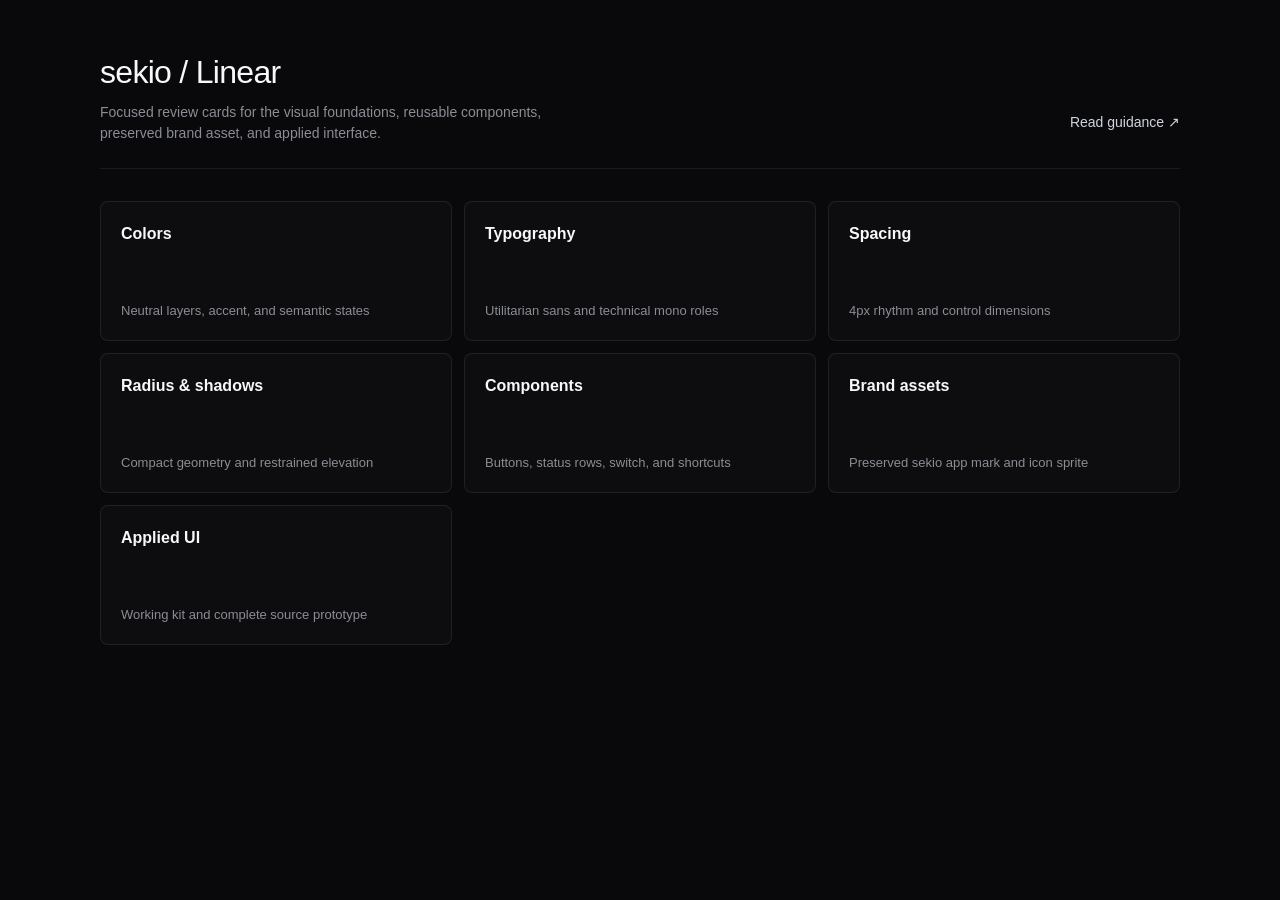
<file: design/preview/index.html>
<!doctype html>
<html lang="en"><head><meta charset="utf-8"><meta name="viewport" content="width=device-width,initial-scale=1"><title>sekio design system previews</title><style>@import url("preview.css");</style></head>
<body><main class="preview-shell" data-od-id="preview-index"><header class="preview-head"><div><h1 data-od-id="preview-title">sekio / Linear</h1><p>Focused review cards for the visual foundations, reusable components, preserved brand asset, and applied interface.</p></div><a href="../DESIGN.md" data-od-id="design-guidance-link">Read guidance ↗</a></header>
<nav class="grid launcher" aria-label="Preview cards">
<a href="colors-primary.html" data-od-id="preview-card-colors"><strong>Colors</strong><span>Neutral layers, accent, and semantic states</span></a>
<a href="typography-specimens.html" data-od-id="preview-card-typography"><strong>Typography</strong><span>Utilitarian sans and technical mono roles</span></a>
<a href="spacing-tokens.html" data-od-id="preview-card-spacing"><strong>Spacing</strong><span>4px rhythm and control dimensions</span></a>
<a href="radius-shadows.html" data-od-id="preview-card-radius"><strong>Radius & shadows</strong><span>Compact geometry and restrained elevation</span></a>
<a href="components-buttons.html" data-od-id="preview-card-components"><strong>Components</strong><span>Buttons, status rows, switch, and shortcuts</span></a>
<a href="brand-assets.html" data-od-id="preview-card-assets"><strong>Brand assets</strong><span>Preserved sekio app mark and icon sprite</span></a>
<a href="applied-ui.html" data-od-id="preview-card-applied"><strong>Applied UI</strong><span>Working kit and complete source prototype</span></a>
</nav></main></body></html>
</file>
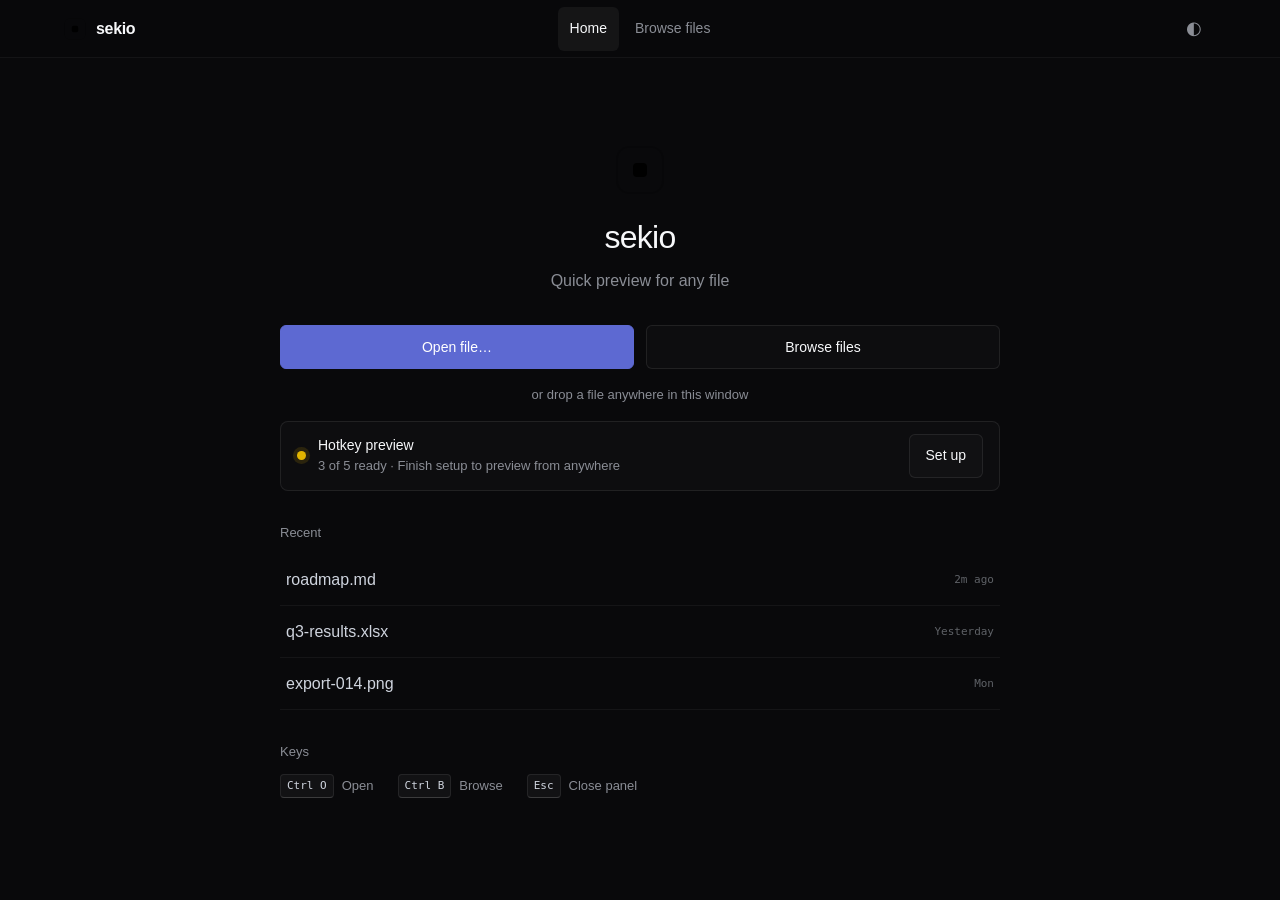
<file: design/ui_kits/app/index.html>
<!doctype html>
<html lang="en" data-theme="dark"><head><meta charset="utf-8"><meta name="viewport" content="width=device-width,initial-scale=1"><title>sekio applied app kit</title><link rel="stylesheet" href="../../colors_and_type.css"><link rel="stylesheet" href="components.css"><style>/* Embedded review guard: the kit also works when component CSS loads after canonical tokens. */html,body{min-height:100%}</style><script type="application/json" id="component-source-manifest">["components/app-shell.html","components/sidebar-places.html","components/preview-card.html"]</script></head>
<body><header class="app-header" data-od-id="app-header"><div class="app-header__inner"><div class="brand" data-od-id="brand"><img src="../../assets/sekio-mark.svg" alt="">sekio</div><nav class="tabs" aria-label="Primary"><button class="tab" data-screen-target="home" aria-current="page" data-od-id="nav-home">Home</button><button class="tab" data-screen-target="browser" data-od-id="nav-browser">Browse files</button></nav><button class="icon-button" id="theme-toggle" aria-label="Switch to light theme" data-od-id="theme-toggle">◐</button></div></header>
<main>
<section class="screen" data-screen="home" data-od-id="home-screen"><div class="home"><div class="hero"><img src="../../assets/sekio-mark.svg" alt=""><h1 data-od-id="home-title">sekio</h1><p>Quick preview for any file</p></div><div class="action-pair"><button class="ds-button ds-button--primary" data-action="open-file" data-od-id="open-file">Open file…</button><button class="ds-button" data-screen-target="browser" data-od-id="browse-files">Browse files</button></div><div class="drop-hint">or drop a file anywhere in this window</div>
<div class="readiness-card ds-card" id="readiness-card" data-od-id="readiness-card"><span class="signal" aria-hidden="true"></span><div class="card-copy"><strong>Hotkey preview</strong><span id="card-progress">3 of 5 ready · Finish setup to preview from anywhere</span></div><button class="ds-button" data-screen-target="readiness" data-od-id="setup-button">Set up</button></div>
<section class="block" data-od-id="recent-files"><h2>Recent</h2><button class="file-row" data-action="preview"><span>roadmap.md</span><small>2m ago</small></button><button class="file-row" data-action="preview"><span>q3-results.xlsx</span><small>Yesterday</small></button><button class="file-row" data-action="preview"><span>export-014.png</span><small>Mon</small></button></section>
<section class="block" data-od-id="keys"><h2>Keys</h2><div class="keys"><span><kbd>Ctrl O</kbd>Open</span><span><kbd>Ctrl B</kbd>Browse</span><span><kbd>Esc</kbd>Close panel</span></div></section></div></section>

<section class="screen" data-screen="readiness" data-od-id="readiness-screen" hidden><div class="panel"><header class="panel-head"><button class="icon-button" data-screen-target="home" aria-label="Back to Home">←</button><div><h1 tabindex="-1" data-od-id="readiness-title">Hotkey preview</h1><p>See what sekio can use in this session, then test the full path.</p></div><span class="progress" id="panel-progress">3 of 5 ready</span></header><div class="verdict"><strong id="verdict-title">2 steps left</strong><span id="verdict-copy">Resolve the issues below; you can leave and come back at any time.</span></div>
<div class="section-label">Needs attention</div><div id="issues"><div class="check" id="daemon-check"><span class="ds-status ds-status--unmet">!</span><div><strong>The hotkey has nothing listening for it</strong><p>Start the background service so sekio can answer instantly.</p></div><button class="ds-button" data-action="start-daemon">Start daemon</button></div><div class="check"><span class="ds-status ds-status--unmet">!</span><div><strong>Ctrl+Shift+Space could not be registered</strong><p>Another application may already own this combination.</p></div><button class="ds-button" data-action="register-hotkey">Choose another</button></div></div>
<div class="section-label">Works with a caveat</div><div class="check"><span class="ds-status ds-status--partial">~</span><div><strong>Selection works, but press Ctrl+C first</strong><p>Nautilus does not publish live selection.</p></div><button class="ds-button ds-button--quiet" data-action="coverage">Coverage</button></div>
<button class="disclosure" data-action="toggle-passes" aria-expanded="false"><span>2 checks passed</span><span aria-hidden="true">+</span></button><div id="passed" hidden><div class="check"><span class="ds-status ds-status--met">✓</span><div><strong>Clipboard helper is available</strong><div class="evidence">wl-paste · 11 ms</div></div></div><div class="check"><span class="ds-status ds-status--met">✓</span><div><strong>Tray icon is unavailable</strong><p>The daemon and hotkey still work.</p></div></div></div>
<div class="section-label">Background service</div><div class="switch-row"><div><strong>Start at login</strong><span>Keeps the hotkey instant after you sign in.</span></div><button class="switch" role="switch" aria-checked="false" data-action="toggle-autostart" aria-label="Start at login"></button></div>
<div id="verified-record" hidden><div class="section-label">Last verified</div><dl class="result"><dt>File</dt><dd>/home/mira/Documents/roadmap.md</dd><dt>Source</dt><dd>Nautilus clipboard</dd><dt>Response</dt><dd>8 ms · Just now</dd></dl></div>
<div class="panel-actions"><button class="ds-button ds-button--quiet" data-action="details">Details</button><div><button class="ds-button ds-button--primary" data-action="try-now" id="try-now" hidden>Try it now</button> <button class="ds-button" data-screen-target="home">Done for now</button></div></div></div></section>

<section class="screen" data-screen="verification" data-od-id="verification-screen" hidden><div class="panel"><header class="panel-head"><button class="icon-button" data-screen-target="readiness" aria-label="Back to readiness">←</button><div><h1 tabindex="-1">Try hotkey preview</h1><p>The test keeps listening while sekio is in the background.</p></div></header><div class="verification" id="verification-content"><div class="verification__signal">⌁</div><h2>sekio is watching</h2><p>Select a file in your file manager and press <kbd>Ctrl Shift Space</kbd>.</p><button class="ds-button ds-button--primary" data-action="verify">Simulate file + hotkey</button> <button class="ds-button ds-button--quiet" data-screen-target="readiness">Cancel</button></div></div></section>

<section class="screen" data-screen="browser" data-od-id="browser-screen" hidden><div class="browser"><header class="panel-head"><button class="icon-button" data-screen-target="home" aria-label="Back to Home">←</button><div><h1 tabindex="-1">Browse files</h1><p>Open a file without relying on a desktop portal.</p></div></header><div class="browser-grid"><nav class="places" aria-label="Places"><button class="place" data-place="Recent" aria-current="page">Recent</button><button class="place" data-place="Home">Home</button><button class="place" data-place="Documents">Documents</button><button class="place" data-place="Downloads">Downloads</button></nav><div class="files"><h2 id="place-title">Recent</h2><button class="file-row" data-action="preview"><span>roadmap.md</span><small>18 KB</small></button><button class="file-row" data-action="preview"><span>notes.txt</span><small>4 KB</small></button><button class="file-row" data-action="preview"><span>q3-results.xlsx</span><small>1.8 MB</small></button></div></div></div></section>
</main><div class="toast" id="toast" role="status" hidden></div><script src="app.js"></script></body></html>
</file>
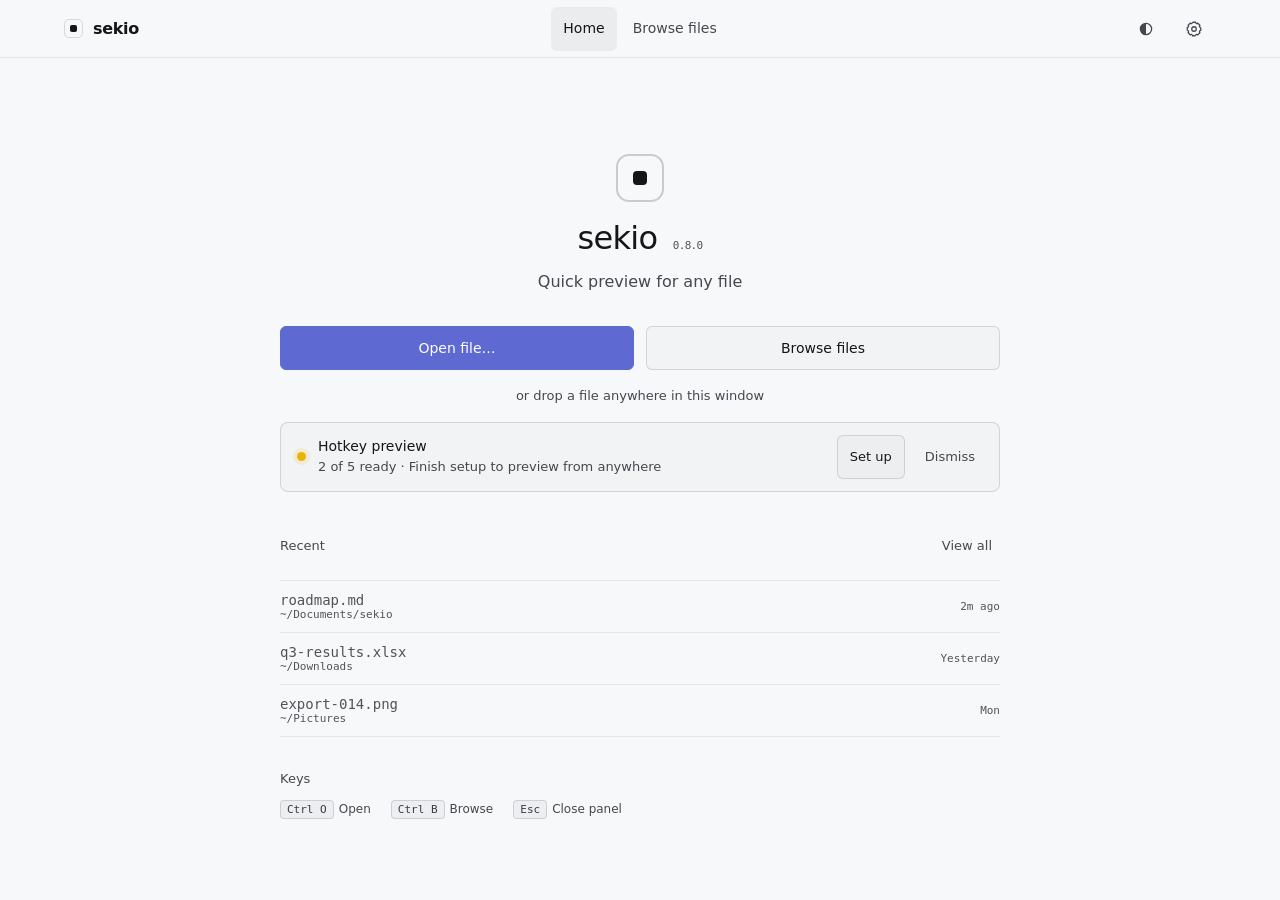
<file: design/hotkey-readiness-prototype.html>
<!doctype html>
<html lang="en">
<head>
  <meta charset="utf-8" />
  <meta name="viewport" content="width=device-width, initial-scale=1" />
  <title>sekio · Hotkey preview readiness</title>
  <style>
    :root {
      /* ─── Surface ──────────────────────────────────────────────────── */
      --bg:           #08090a;              /* marketing black — hero canvas */
      --surface:      #191a1b;              /* elevated surface — cards, dropdowns */
      --surface-warm: var(--surface);       /* no warm tier in dark achromatic system */

      /* ─── Foreground ───────────────────────────────────────────────── */
      --fg:   #f7f8f8;                      /* near-white primary text */
      --fg-2: #d0d6e0;                      /* silver-gray body / secondary text */
      --muted: #8a8f98;                     /* tertiary — placeholders, metadata */
      --meta:  #62666d;                      /* quaternary — timestamps, disabled */

      /* ─── Border ───────────────────────────────────────────────────── */
      --border:      rgba(255, 255, 255, 0.08);   /* standard semi-transparent white */
      --border-soft: rgba(255, 255, 255, 0.05);   /* ultra-subtle divider */

      /* ─── Accent ───────────────────────────────────────────────────── */
      --accent:        #5e6ad2;             /* brand indigo — CTA backgrounds */
      --accent-on:     #ffffff;
      --accent-hover:  #828fff;             /* lighter saturated hover */
      --accent-active: #4752c4;             /* darker pressed state */

      /* ─── Semantic ─────────────────────────────────────────────────── */
      --success: #27a644;                   /* Linear green */
      --warn:    #eab308;
      --danger:  #dc2626;

      /* ─── Typography ───────────────────────────────────────────────── */
      --font-display: "Inter Variable", "Inter", "SF Pro Display", -apple-system, system-ui, "Segoe UI", Roboto, sans-serif;
      --font-body:    "Inter Variable", "Inter", "SF Pro Display", -apple-system, system-ui, "Segoe UI", Roboto, sans-serif;
      --font-mono:    "Berkeley Mono", ui-monospace, "SF Mono", Menlo, Monaco, Consolas, monospace;

      --text-xs:   12px;
      --text-sm:   14px;
      --text-base: 16px;
      --text-lg:   18px;
      --text-xl:   24px;
      --text-2xl:  32px;
      --text-3xl:  48px;
      --text-4xl:  72px;

      --leading-body:     1.5;
      --leading-tight:    1.00;
      --tracking-display: -0.022em;

      /* ─── Spacing ──────────────────────────────────────────────────── */
      --space-1:  4px;
      --space-2:  8px;
      --space-3:  12px;
      --space-4:  16px;
      --space-5:  20px;
      --space-6:  24px;
      --space-8:  32px;
      --space-12: 48px;

      --section-y-desktop: 80px;
      --section-y-tablet:  48px;
      --section-y-phone:   32px;

      /* ─── Radius ───────────────────────────────────────────────────── */
      --radius-sm:   6px;
      --radius-md:   8px;
      --radius-lg:   12px;
      --radius-pill: 9999px;

      /* ─── Elevation ────────────────────────────────────────────────── */
      --elev-flat:   none;
      --elev-ring:   0 0 0 1px var(--border);
      --elev-raised:
        rgba(0, 0, 0, 0.4) 0px 2px 4px,
        0 0 0 1px rgba(255, 255, 255, 0.05);

      /* ─── Focus ────────────────────────────────────────────────────── */
      --focus-ring:
        0 0 0 2px color-mix(in oklab, var(--accent), transparent 30%),
        0 4px 12px rgba(0, 0, 0, 0.1);

      /* ─── Motion ───────────────────────────────────────────────────── */
      --motion-fast:   150ms;
      --motion-base:   200ms;
      --ease-standard: cubic-bezier(0.2, 0, 0, 1);

      /* ─── Layout ───────────────────────────────────────────────────── */
      --container-max:            1200px;
      --container-gutter-desktop: 24px;
      --container-gutter-tablet:  16px;
      --container-gutter-phone:   12px;
    }

    html[data-theme="light"] {
      --bg: oklch(97.8% 0.003 264);
      --surface: oklch(100% 0 0);
      --surface-warm: var(--surface);
      --fg: oklch(20% 0.008 264);
      --fg-2: oklch(35% 0.01 264);
      --muted: oklch(40% 0.012 264);
      --meta: oklch(44% 0.01 264);
      --border: color-mix(in oklab, var(--fg) 14%, transparent);
      --border-soft: color-mix(in oklab, var(--fg) 8%, transparent);
      --elev-raised: 0 8px 24px color-mix(in oklab, var(--fg) 10%, transparent), 0 0 0 1px var(--border-soft);
    }

    *, *::before, *::after { box-sizing: border-box; }
    html { color-scheme: dark; -webkit-text-size-adjust: 100%; }
    html[data-theme="light"] { color-scheme: light; }
    body {
      margin: 0;
      min-width: 320px;
      background: var(--bg);
      color: var(--fg);
      font-family: var(--font-body);
      font-size: var(--text-base);
      line-height: var(--leading-body);
      font-feature-settings: "cv01", "ss03";
      -webkit-font-smoothing: antialiased;
    }
    button, input, select { font: inherit; font-feature-settings: inherit; }
    button { cursor: pointer; }
    button:disabled { cursor: not-allowed; opacity: .55; }
    svg { display: block; }
    a { color: inherit; }
    h1, h2, h3, p { margin-top: 0; }
    h1, h2, h3 { font-family: var(--font-display); text-wrap: balance; }
    p { text-wrap: pretty; }
    [hidden] { display: none !important; }
    .sr-only {
      position: absolute;
      width: 1px;
      height: 1px;
      padding: 0;
      margin: -1px;
      overflow: hidden;
      clip: rect(0, 0, 0, 0);
      white-space: nowrap;
      border: 0;
    }

    .topnav {
      position: sticky;
      top: 0;
      z-index: 20;
      height: 58px;
      background: color-mix(in oklab, var(--bg) 92%, transparent);
      border-bottom: 1px solid var(--border-soft);
      backdrop-filter: blur(12px);
    }
    .topnav-inner {
      max-width: var(--container-max);
      height: 100%;
      margin: 0 auto;
      padding: 0 var(--container-gutter-desktop);
      display: grid;
      grid-template-columns: 1fr auto 1fr;
      align-items: center;
      gap: var(--space-6);
    }
    .brand { display: flex; align-items: center; gap: 10px; font-weight: 590; letter-spacing: -0.02em; }
    .brand-mark { width: 19px; height: 19px; border: 1px solid var(--border); border-radius: 5px; display: grid; place-items: center; }
    .brand-mark::after { content: ""; width: 7px; height: 7px; background: var(--fg); border-radius: 2px; }
    .nav-tabs { display: flex; align-items: center; gap: var(--space-1); }
    .nav-tab, .icon-btn, .text-btn {
      min-height: 44px;
      border: 0;
      background: transparent;
      color: var(--muted);
      border-radius: var(--radius-sm);
    }
    .nav-tab { padding: 0 var(--space-3); font-size: var(--text-sm); font-weight: 510; }
    .nav-tab:hover, .nav-tab[aria-current="page"] { color: var(--fg); background: color-mix(in oklab, var(--fg) 5%, transparent); }
    .topnav-actions { justify-self: end; position: relative; display: flex; align-items: center; gap: var(--space-1); }
    .icon-btn { width: 44px; display: grid; place-items: center; font-size: 18px; }
    .icon-btn svg { width: 18px; height: 18px; }
    .icon-btn:hover, .text-btn:hover { color: var(--fg); background: color-mix(in oklab, var(--fg) 5%, transparent); }

    .menu {
      position: absolute;
      right: 0;
      top: 48px;
      width: 245px;
      padding: var(--space-2);
      background: var(--surface);
      border: 1px solid var(--border);
      border-radius: var(--radius-md);
      box-shadow: var(--elev-raised);
    }
    .menu button { width: 100%; min-height: 44px; padding: 0 var(--space-3); text-align: left; border: 0; border-radius: var(--radius-sm); background: transparent; color: var(--fg-2); }
    .menu button:hover { color: var(--fg); background: color-mix(in oklab, var(--fg) 5%, transparent); }
    .theme-menu { right: 48px; width: 180px; }
    .theme-option { display: grid; grid-template-columns: 20px 1fr 16px; align-items: center; gap: var(--space-2); }
    .theme-option svg { width: 16px; height: 16px; }
    .theme-option .selected-mark { color: var(--accent); opacity: 0; text-align: center; }
    .theme-option[aria-checked="true"] { color: var(--fg); background: color-mix(in oklab, var(--fg) 5%, transparent); }
    .theme-option[aria-checked="true"] .selected-mark { opacity: 1; }
    .menu-sep { border-top: 1px solid var(--border-soft); margin: var(--space-2) 0; }
    .menu-meta { padding: var(--space-2) var(--space-3); color: var(--meta); font: 12px var(--font-mono); }

    .app-main { min-height: calc(100vh - 58px); }
    .section { padding: var(--section-y-tablet) var(--container-gutter-desktop); }
    .home-column { width: min(100%, 720px); margin: 0 auto; }
    .home-intro { text-align: center; padding: var(--space-12) 0 var(--space-8); }
    .home-intro h1 { margin-bottom: var(--space-2); font-size: var(--text-2xl); font-weight: 510; letter-spacing: -0.704px; }
    .home-intro p { color: var(--muted); margin-bottom: 0; }
    .version { font: 11px var(--font-mono); color: var(--meta); margin-left: 6px; }
    .primary-actions { display: grid; grid-template-columns: 1fr 1fr; gap: var(--space-3); }

    .btn {
      min-height: 44px;
      display: inline-flex;
      align-items: center;
      justify-content: center;
      gap: var(--space-2);
      padding: 0 var(--space-4);
      border-radius: var(--radius-sm);
      border: 1px solid var(--border);
      background: color-mix(in oklab, var(--fg) 2%, transparent);
      color: var(--fg);
      font-size: var(--text-sm);
      font-weight: 510;
      transition: background var(--motion-fast) var(--ease-standard), border-color var(--motion-fast) var(--ease-standard), transform var(--motion-fast) var(--ease-standard);
    }
    .btn:hover { background: color-mix(in oklab, var(--fg) 8%, transparent); border-color: color-mix(in oklab, var(--fg) 20%, transparent); }
    .btn:active { transform: translateY(1px); }
    .btn-primary { background: var(--accent); border-color: var(--accent); color: var(--accent-on); }
    .btn-primary:hover { background: var(--accent-hover); border-color: var(--accent-hover); color: var(--accent-on); }
    .btn-primary:active { background: var(--accent-active); border-color: var(--accent-active); }
    .btn-quiet { background: transparent; border-color: transparent; color: var(--fg-2); }
    .btn-danger { color: color-mix(in oklab, var(--danger) 72%, var(--fg)); }
    .btn-small { min-height: 44px; padding: 0 var(--space-3); font-size: 13px; }
    :focus-visible { outline: none; box-shadow: var(--focus-ring); }
    .section h1[tabindex="-1"]:focus { outline: none; box-shadow: none; }

    .drop-hint { text-align: center; color: var(--muted); font-size: 13px; padding: var(--space-4); }
    .readiness-card {
      display: grid;
      grid-template-columns: auto 1fr auto auto;
      gap: var(--space-3);
      align-items: center;
      min-height: 68px;
      padding: var(--space-3) var(--space-4);
      border: 1px solid var(--border);
      border-radius: var(--radius-md);
      background: color-mix(in oklab, var(--fg) 2%, transparent);
    }
    .readiness-card:hover { background: color-mix(in oklab, var(--fg) 4%, transparent); }
    .signal { width: 9px; height: 9px; border-radius: 50%; background: var(--warn); box-shadow: 0 0 0 4px color-mix(in oklab, var(--warn) 14%, transparent); }
    .readiness-copy { min-width: 0; }
    .readiness-copy strong { display: block; font-size: 14px; font-weight: 510; }
    .readiness-copy span { display: block; color: var(--muted); font-size: 13px; white-space: nowrap; overflow: hidden; text-overflow: ellipsis; }
    .text-btn { padding: 0 var(--space-2); font-size: 13px; font-weight: 510; }

    .home-block { margin-top: var(--space-8); }
    .block-heading { display: flex; justify-content: space-between; align-items: center; margin-bottom: var(--space-3); }
    .block-heading h2 { margin: 0; font-size: 13px; font-weight: 510; color: var(--muted); }
    .recent-list { border-top: 1px solid var(--border-soft); }
    .recent-row { width: 100%; min-height: 52px; display: grid; grid-template-columns: 1fr auto; gap: var(--space-4); align-items: center; padding: var(--space-2) 0; border: 0; border-bottom: 1px solid var(--border-soft); background: transparent; color: var(--fg); text-align: left; }
    .recent-row:hover strong { text-decoration: underline; text-underline-offset: 3px; }
    .recent-row > span:first-child { min-width: 0; }
    .recent-row strong { display: block; overflow: hidden; font-size: 14px; font-weight: 510; text-overflow: ellipsis; white-space: nowrap; }
    .recent-row span { color: var(--meta); font: 11px var(--font-mono); }
    .recent-home-empty { padding: var(--space-5) 0; border-block: 1px solid var(--border-soft); color: var(--muted); font-size: 13px; }
    .keys { display: flex; gap: var(--space-5); flex-wrap: wrap; color: var(--muted); font-size: 12px; }
    kbd { min-width: 26px; display: inline-flex; justify-content: center; padding: 2px 6px; margin-right: 5px; border: 1px solid var(--border); border-radius: 4px; background: color-mix(in oklab, var(--fg) 4%, transparent); color: var(--fg-2); font: 11px var(--font-mono); }

    .panel-shell { width: min(100%, 820px); margin: 0 auto; }
    .panel-head { display: grid; grid-template-columns: 44px 1fr auto; gap: var(--space-3); align-items: start; margin-bottom: var(--space-8); }
    .back-btn { margin-left: -12px; }
    .panel-head h1 { margin: 1px 0 4px; font-size: var(--text-xl); font-weight: 510; letter-spacing: -0.288px; }
    .panel-head p { margin: 0; color: var(--muted); font-size: 14px; }
    .progress-copy { color: var(--fg-2); font: 12px var(--font-mono); padding-top: 7px; white-space: nowrap; }
    .verdict { padding: var(--space-4); margin-bottom: var(--space-6); border: 1px solid var(--border); border-radius: var(--radius-md); background: color-mix(in oklab, var(--fg) 2%, transparent); }
    .verdict strong { display: block; font-size: 16px; font-weight: 510; margin-bottom: 3px; }
    .verdict span { color: var(--muted); font-size: 14px; }
    .banner { display: grid; grid-template-columns: auto 1fr; gap: var(--space-3); padding: var(--space-4); margin-bottom: var(--space-4); border: 1px solid color-mix(in oklab, var(--warn) 35%, transparent); border-radius: var(--radius-md); background: color-mix(in oklab, var(--warn) 7%, transparent); }
    .banner strong { display: block; font-size: 14px; font-weight: 590; }
    .banner p { margin: 3px 0 0; color: var(--fg-2); font-size: 13px; }

    .check-list { border-top: 1px solid var(--border); }
    .check-row { display: grid; grid-template-columns: 20px minmax(0, 1fr) auto; gap: var(--space-3); padding: var(--space-4) 0; border-bottom: 1px solid var(--border-soft); align-items: start; }
    .state-icon { width: 18px; height: 18px; border: 1px solid currentColor; border-radius: 50%; display: grid; place-items: center; margin-top: 2px; font: 11px var(--font-mono); }
    .state-unmet { color: color-mix(in oklab, var(--danger) 72%, var(--fg)); }
    .state-partial { color: var(--warn); }
    .state-met { color: var(--success); }
    .check-copy strong { display: block; font-size: 14px; font-weight: 510; color: var(--fg); }
    .check-copy p { margin: 3px 0 0; color: var(--muted); font-size: 13px; max-width: 58ch; }
    .check-copy .evidence { color: var(--meta); font: 11px var(--font-mono); margin-top: 6px; }
    .check-actions { display: flex; gap: var(--space-2); align-items: center; flex-wrap: wrap; justify-content: end; }
    .check-actions-start { justify-content: start; margin-top: var(--space-3); }
    .section-label { margin: var(--space-6) 0 var(--space-2); color: var(--meta); font: 11px var(--font-mono); text-transform: uppercase; letter-spacing: .06em; }
    .passed-toggle { width: 100%; min-height: 48px; display: flex; justify-content: space-between; align-items: center; padding: 0; border: 0; border-bottom: 1px solid var(--border-soft); background: transparent; color: var(--fg-2); text-align: left; }
    .passed-toggle:hover { color: var(--fg); }
    .panel-actions { display: flex; justify-content: space-between; align-items: center; gap: var(--space-3); padding-top: var(--space-6); }
    .panel-actions > div { display: flex; gap: var(--space-2); flex-wrap: wrap; }
    .switch-row { display: flex; justify-content: space-between; align-items: center; gap: var(--space-4); padding: var(--space-4) 0; border-bottom: 1px solid var(--border-soft); }
    .switch-copy strong { display: block; font-size: 14px; font-weight: 510; }
    .switch-copy span { color: var(--muted); font-size: 13px; }
    .switch { position: relative; flex: 0 0 48px; width: 48px; height: 44px; border: 0; padding: 0; background: transparent; }
    .switch::before { content: ""; position: absolute; inset: 10px 3px; border: 1px solid var(--border); border-radius: var(--radius-pill); background: color-mix(in oklab, var(--fg) 4%, transparent); transition: background var(--motion-base) var(--ease-standard), border-color var(--motion-base) var(--ease-standard); }
    .switch::after { content: ""; position: absolute; top: 14px; left: 7px; width: 16px; height: 16px; border-radius: 50%; background: var(--fg-2); transition: transform var(--motion-base) var(--ease-standard); }
    .switch[aria-checked="true"]::before { background: var(--success); border-color: var(--success); }
    .switch[aria-checked="true"]::after { background: var(--fg); transform: translateX(18px); }

    .preset-list { display: grid; gap: var(--space-2); margin-top: var(--space-5); }
    .preset { width: 100%; min-height: 52px; display: flex; justify-content: space-between; align-items: center; gap: var(--space-3); padding: 0 var(--space-4); border: 1px solid var(--border-soft); border-radius: var(--radius-sm); background: transparent; color: var(--fg); }
    .preset:hover { background: color-mix(in oklab, var(--fg) 4%, transparent); border-color: var(--border); }
    .preset[aria-checked="true"] { border-color: var(--accent); }
    .preset kbd { margin: 0; }
    .inline-note { padding: var(--space-3); margin-top: var(--space-3); border: 1px solid var(--border); border-radius: var(--radius-sm); color: var(--fg-2); font-size: 13px; }
    .save-state { margin-top: var(--space-4); color: var(--muted); font: 12px var(--font-mono); }

    .checking-state { min-height: 240px; display: grid; place-items: center; text-align: center; color: var(--muted); }
    .checking-state strong { display: block; margin-top: var(--space-3); color: var(--fg-2); font-size: 14px; font-weight: 510; }
    .checking-mark { width: 28px; height: 28px; margin: 0 auto; border: 2px solid var(--border); border-top-color: var(--fg-2); border-radius: 50%; animation: checking-spin 700ms linear infinite; }
    @keyframes checking-spin { to { transform: rotate(360deg); } }

    .armed-card { padding: var(--space-8); border: 1px solid var(--border); border-radius: var(--radius-lg); text-align: center; background: color-mix(in oklab, var(--fg) 2%, transparent); }
    .pulse { width: 54px; height: 54px; margin: 0 auto var(--space-5); border-radius: 50%; border: 1px solid var(--accent); display: grid; place-items: center; color: var(--accent-hover); box-shadow: 0 0 0 10px color-mix(in oklab, var(--accent) 9%, transparent); }
    .armed-card h2 { margin-bottom: var(--space-3); font-size: var(--text-xl); font-weight: 510; }
    .armed-card p { margin: 0 auto; max-width: 48ch; color: var(--fg-2); }
    .test-events { margin-top: var(--space-8); padding-top: var(--space-5); border-top: 1px solid var(--border-soft); }
    .test-events > span { display: block; color: var(--meta); font: 11px var(--font-mono); margin-bottom: var(--space-3); }
    .test-events > div { display: flex; justify-content: center; gap: var(--space-2); flex-wrap: wrap; }

    .result-card { padding: var(--space-6); border: 1px solid var(--border); border-radius: var(--radius-lg); }
    .result-head { display: flex; align-items: center; gap: var(--space-3); margin-bottom: var(--space-5); }
    .result-head h2 { margin: 0; font-size: var(--text-xl); font-weight: 510; }
    .result-grid { display: grid; grid-template-columns: 130px 1fr; gap: var(--space-3) var(--space-5); padding: var(--space-4) 0; border-top: 1px solid var(--border-soft); border-bottom: 1px solid var(--border-soft); }
    .result-grid dt { color: var(--meta); font: 12px var(--font-mono); }
    .result-grid dd { margin: 0; color: var(--fg-2); overflow-wrap: anywhere; }
    .cause-list { margin: var(--space-4) 0 0; padding-left: 20px; color: var(--fg-2); font-size: 14px; }
    .cause-list li + li { margin-top: var(--space-2); }
    .result-copy { color: var(--fg-2); }
    .cancel-copy { color: var(--muted); }

    .report { border: 1px solid var(--border); border-radius: var(--radius-md); overflow: hidden; }
    .report-row { display: grid; grid-template-columns: 170px 1fr; gap: var(--space-4); padding: var(--space-3) var(--space-4); border-bottom: 1px solid var(--border-soft); }
    .report-row:last-child { border-bottom: 0; }
    .report-row span:first-child { color: var(--meta); font: 12px var(--font-mono); }
    .report-row code { color: var(--fg-2); font: 12px var(--font-mono); overflow-wrap: anywhere; }

    .browser-shell { width: min(100%, 940px); margin: 0 auto; }
    .browser-grid { display: grid; grid-template-columns: 220px 1fr; min-height: 460px; border: 1px solid var(--border); border-radius: var(--radius-lg); overflow: hidden; }
    .browser-side { padding: var(--space-4); border-right: 1px solid var(--border); background: color-mix(in oklab, var(--fg) 2%, transparent); }
    .browser-side button { width: 100%; min-height: 44px; text-align: left; padding: 0 var(--space-3); border: 0; border-radius: var(--radius-sm); background: transparent; color: var(--muted); }
    .browser-side button:hover, .browser-side button[aria-current="page"] { color: var(--fg); background: color-mix(in oklab, var(--fg) 5%, transparent); }
    .browser-files { padding: var(--space-5); }
    .browser-list-head { display: flex; align-items: baseline; justify-content: space-between; gap: var(--space-4); min-height: 44px; padding-bottom: var(--space-2); border-bottom: 1px solid var(--border); }
    .browser-list-head h2 { margin: 0; font-size: var(--text-sm); font-weight: 510; }
    .browser-list-head span { color: var(--meta); font: 11px var(--font-mono); }
    .file-row { width: 100%; min-height: 46px; display: grid; grid-template-columns: 1fr 90px; align-items: center; border: 0; border-bottom: 1px solid var(--border-soft); background: transparent; color: var(--fg-2); text-align: left; }
    .file-row:hover { color: var(--fg); background: color-mix(in oklab, var(--fg) 3%, transparent); }
    .file-row span:last-child { color: var(--meta); font: 11px var(--font-mono); }
    .browser-empty { min-height: 340px; display: grid; place-items: center; padding: var(--space-8); text-align: center; }
    .browser-empty h2 { margin-bottom: var(--space-2); font-size: var(--text-lg); font-weight: 510; }
    .browser-empty p { max-width: 38ch; margin: 0 auto var(--space-5); color: var(--muted); font-size: 14px; }
    .toast { position: fixed; left: 50%; bottom: 24px; z-index: 40; transform: translateX(-50%); max-width: calc(100vw - 24px); padding: 10px 14px; border: 1px solid var(--border); border-radius: var(--radius-sm); background: var(--surface); color: var(--fg-2); box-shadow: var(--elev-raised); font-size: 13px; }
    .drop-overlay { position: fixed; inset: 16px; z-index: 50; display: grid; place-items: center; border: 1px dashed var(--accent); border-radius: var(--radius-lg); background: color-mix(in oklab, var(--bg) 92%, transparent); color: var(--fg); font-size: var(--text-lg); }

    @media (max-width: 700px) {
      .topnav-inner { grid-template-columns: 1fr auto; padding: 0 var(--container-gutter-tablet); }
      .nav-tabs { display: none; }
      .section { padding: var(--section-y-phone) var(--container-gutter-tablet); }
      .primary-actions { grid-template-columns: 1fr; }
      .readiness-card { grid-template-columns: auto 1fr auto; }
      .readiness-card .text-btn { grid-column: 2; justify-self: start; min-height: 44px; }
      .check-row { grid-template-columns: 20px 1fr; }
      .check-actions { grid-column: 2; justify-content: start; }
      .panel-head { grid-template-columns: 44px 1fr; }
      .progress-copy { grid-column: 2; padding: 0; }
      .panel-actions { align-items: stretch; flex-direction: column-reverse; }
      .panel-actions > div, .panel-actions .btn { width: 100%; }
      .result-grid, .report-row { grid-template-columns: 1fr; gap: 3px; }
      .browser-grid { grid-template-columns: 1fr; }
      .browser-side { display: flex; gap: var(--space-1); overflow-x: auto; padding: var(--space-2); border-right: 0; border-bottom: 1px solid var(--border); }
      .browser-side button { width: auto; flex: 0 0 auto; }
    }
    @media (max-width: 430px) {
      .topnav-inner, .section { padding-left: var(--container-gutter-phone); padding-right: var(--container-gutter-phone); }
      .home-intro { padding-top: var(--space-8); }
      .readiness-card { grid-template-columns: auto minmax(0, 1fr); }
      .readiness-card .btn { grid-column: 2; width: 100%; }
      .readiness-card .text-btn { grid-column: 2; width: 100%; justify-content: center; }
      .armed-card, .result-card { padding: var(--space-4); }
      .test-events > div, .test-events .btn { width: 100%; }
      .preset { align-items: flex-start; flex-direction: column; padding-block: var(--space-3); }
    }
    @media (prefers-reduced-motion: reduce) {
      *, *::before, *::after { scroll-behavior: auto !important; transition-duration: .01ms !important; animation-duration: .01ms !important; animation-iteration-count: 1 !important; }
    }
  </style>
</head>
<body>
  <header class="topnav" data-od-id="app-header">
    <div class="topnav-inner">
      <div class="brand" data-od-id="brand"><span class="brand-mark" aria-hidden="true"></span>sekio</div>
      <nav class="nav-tabs" aria-label="Primary">
        <button class="nav-tab" data-nav="home" aria-current="page" data-od-id="nav-home">Home</button>
        <button class="nav-tab" data-nav="browser" data-od-id="nav-browser">Browse files</button>
      </nav>
      <div class="topnav-actions">
        <button class="icon-btn" id="theme-button" aria-label="Theme: System" aria-haspopup="menu" aria-controls="theme-menu" aria-expanded="false" data-od-id="theme-button"><svg viewBox="0 0 24 24" fill="none" stroke="currentColor" stroke-width="1.7" aria-hidden="true"><circle cx="12" cy="12" r="7.5"></circle><path d="M12 4.5a7.5 7.5 0 0 0 0 15V4.5Z" fill="currentColor" stroke="none"></path></svg></button>
        <button class="icon-btn" id="settings-button" aria-label="Settings" aria-haspopup="menu" aria-controls="settings-menu" aria-expanded="false" data-od-id="settings-button"><svg viewBox="0 0 24 24" fill="none" stroke="currentColor" stroke-width="1.7" aria-hidden="true"><circle cx="12" cy="12" r="3"></circle><path d="M19.4 15a1.8 1.8 0 0 0 .36 1.98l.06.06-2.78 2.78-.06-.06A1.8 1.8 0 0 0 15 19.4a1.8 1.8 0 0 0-1.1 1.64V21h-3.8v-.08A1.8 1.8 0 0 0 9 19.4a1.8 1.8 0 0 0-1.98.36l-.06.06-2.78-2.78.06-.06A1.8 1.8 0 0 0 4.6 15a1.8 1.8 0 0 0-1.64-1.1H3v-3.8h.08A1.8 1.8 0 0 0 4.6 9a1.8 1.8 0 0 0-.36-1.98l-.06-.06 2.78-2.78.06.06A1.8 1.8 0 0 0 9 4.6a1.8 1.8 0 0 0 1.1-1.64V3h3.8v.08A1.8 1.8 0 0 0 15 4.6a1.8 1.8 0 0 0 1.98-.36l.06-.06 2.78 2.78-.06.06A1.8 1.8 0 0 0 19.4 9a1.8 1.8 0 0 0 1.64 1.1H21v3.8h-.08A1.8 1.8 0 0 0 19.4 15Z"></path></svg></button>
        <div class="menu theme-menu" id="theme-menu" role="menu" aria-label="Theme" hidden data-od-id="theme-menu">
          <button class="theme-option" role="menuitemradio" aria-checked="true" tabindex="0" data-theme-option="system"><svg viewBox="0 0 24 24" fill="none" stroke="currentColor" stroke-width="1.7" aria-hidden="true"><rect x="3" y="4" width="18" height="13" rx="2"></rect><path d="M8 21h8M12 17v4"></path></svg><span>System</span><span class="selected-mark" aria-hidden="true">✓</span></button>
          <button class="theme-option" role="menuitemradio" aria-checked="false" tabindex="-1" data-theme-option="light"><svg viewBox="0 0 24 24" fill="none" stroke="currentColor" stroke-width="1.7" aria-hidden="true"><circle cx="12" cy="12" r="3.5"></circle><path d="M12 2v2M12 20v2M4.93 4.93l1.42 1.42M17.65 17.65l1.42 1.42M2 12h2M20 12h2M4.93 19.07l1.42-1.42M17.65 6.35l1.42-1.42"></path></svg><span>Light</span><span class="selected-mark" aria-hidden="true">✓</span></button>
          <button class="theme-option" role="menuitemradio" aria-checked="false" tabindex="-1" data-theme-option="dark"><svg viewBox="0 0 24 24" fill="none" stroke="currentColor" stroke-width="1.7" aria-hidden="true"><path d="M20 15.2A8.5 8.5 0 0 1 8.8 4a8.5 8.5 0 1 0 11.2 11.2Z"></path></svg><span>Dark</span><span class="selected-mark" aria-hidden="true">✓</span></button>
        </div>
        <div class="menu" id="settings-menu" role="menu" hidden data-od-id="settings-menu">
          <button role="menuitem" data-action="open-readiness">Hotkey preview setup</button>
          <div class="menu-sep"></div>
          <div class="menu-meta">Config · ~/.config/sekio/gui.toml</div>
        </div>
      </div>
    </div>
  </header>

  <main class="app-main" id="content">
    <section class="section" id="home-screen" data-screen="home" data-od-id="home-screen">
      <div class="home-column">
        <div class="home-intro">
          <h1 data-od-id="home-heading" style="display: flex; flex-direction: column; align-items: center; gap: var(--space-3);"><svg data-od-id="home-logo" width="48" height="48" viewBox="0 0 48 48" fill="none" aria-hidden="true" style="display: block; color: var(--fg);"><rect x="1" y="1" width="46" height="46" rx="12" stroke="currentColor" stroke-opacity="0.2" stroke-width="2"></rect><rect x="17" y="17" width="14" height="14" rx="4" fill="currentColor"></rect></svg><span>sekio <span class="version">0.8.0</span></span></h1>
          <p>Quick preview for any file</p>
        </div>
        <div class="primary-actions">
          <button class="btn btn-primary" data-action="open-file" data-od-id="open-file-button">Open file…</button>
          <button class="btn" data-nav="browser" data-od-id="browse-files-button">Browse files</button>
        </div>
        <div class="drop-hint">or drop a file anywhere in this window</div>

        <div id="readiness-slot">
          <div class="readiness-card" data-od-id="readiness-card">
            <span class="signal" aria-hidden="true"></span>
            <div class="readiness-copy"><strong>Hotkey preview</strong><span>2 of 5 ready · Finish setup to preview from anywhere</span></div>
            <button class="btn btn-small" data-action="open-readiness">Set up</button>
            <button class="text-btn" data-action="dismiss-card" aria-label="Dismiss hotkey preview setup">Dismiss</button>
          </div>
        </div>

        <div class="home-block" id="home-recent" data-od-id="recent-files"></div>
        <div class="home-block" data-od-id="keys-legend">
          <div class="block-heading"><h2>Keys</h2></div>
          <div class="keys"><span><kbd>Ctrl O</kbd>Open</span><span><kbd>Ctrl B</kbd>Browse</span><span><kbd>Esc</kbd>Close panel</span></div>
        </div>
      </div>
    </section>

    <section class="section" id="readiness-screen" data-screen="readiness" data-od-id="readiness-panel" hidden>
      <div class="panel-shell">
        <div class="panel-head">
          <button class="icon-btn back-btn" data-action="back-home" aria-label="Back to Home">←</button>
          <div><h1 data-od-id="readiness-heading">Hotkey preview</h1><p>See what sekio can use in this session, then test the full path.</p></div>
          <span class="progress-copy" id="panel-progress"></span>
        </div>
        <div id="readiness-content"></div>
      </div>
    </section>

    <section class="section" id="hotkey-screen" data-screen="hotkey" data-od-id="hotkey-setting" hidden>
      <div class="panel-shell">
        <div class="panel-head">
          <button class="icon-btn back-btn" data-nav="readiness" aria-label="Back to readiness">←</button>
          <div><h1>Hotkey</h1><p>Choose a combination, then sekio will try to register it in this session.</p></div>
        </div>
        <div id="hotkey-content"></div>
      </div>
    </section>

    <section class="section" id="verification-screen" data-screen="verification" data-od-id="verification-state" hidden>
      <div class="panel-shell">
        <div class="panel-head">
          <button class="icon-btn back-btn" data-action="cancel-verification" aria-label="Cancel test">←</button>
          <div><h1>Try hotkey preview</h1><p>The test keeps listening while sekio is in the background.</p></div>
        </div>
        <div id="verification-content"></div>
      </div>
    </section>

    <section class="section" id="report-screen" data-screen="report" data-od-id="technical-report" hidden>
      <div class="panel-shell">
        <div class="panel-head">
          <button class="icon-btn back-btn" data-nav="readiness" aria-label="Back to readiness">←</button>
          <div><h1>Readiness report</h1><p>Technical details for troubleshooting or a bug report.</p></div>
        </div>
        <div id="report-content"></div>
      </div>
    </section>

    <section class="section" id="browser-screen" data-screen="browser" data-od-id="browser-panel" hidden>
      <div class="browser-shell">
        <div class="panel-head">
          <button class="icon-btn back-btn" data-nav="home" aria-label="Back to Home">←</button>
          <div><h1>Browse files</h1><p>Open a file without relying on a desktop portal.</p></div>
        </div>
        <div class="browser-grid">
          <aside class="browser-side" aria-label="Places">
            <button data-place="recent" aria-current="page">Recent</button>
            <button data-place="home">Home</button>
            <button data-place="documents">Documents</button>
            <button data-place="downloads">Downloads</button>
            <button data-place="pictures">Pictures</button>
          </aside>
          <div class="browser-files" id="browser-content"></div>
        </div>
      </div>
    </section>
  </main>

  <div class="toast" id="toast" role="status" aria-live="polite" hidden></div>
  <div class="drop-overlay" id="drop-overlay" hidden>Drop to preview this file</div>

  <script>
    const params = new URLSearchParams(location.search);
    const scenario = params.get('scenario') || 'gnome';
    const state = {
      screen: 'home',
      previous: 'home',
      cardDismissed: localStorage.getItem('sekio-readiness-dismissed') === 'true',
      daemon: scenario !== 'gnome' && scenario !== 'windows',
      autostart: scenario !== 'gnome',
      helper: scenario !== 'gnome',
      hotkey: 'Ctrl+Shift+Space',
      hotkeyOk: scenario === 'wayland' ? false : scenario !== 'gnome',
      hotkeyConflict: scenario === 'gnome',
      passingOpen: false,
      theme: ['system', 'light', 'dark'].includes(localStorage.getItem('sekio-theme')) ? localStorage.getItem('sekio-theme') : 'system',
      lastVerified: scenario === 'ready' ? { path: '/home/mira/Documents/roadmap.md', origin: 'Dolphin file manager', elapsed: '7 ms', time: 'Today, 09:42' } : null,
      verification: null,
      platform: scenario === 'windows' ? 'windows' : 'linux',
      waylandOnly: scenario === 'wayland',
      configWritable: scenario !== 'config-readonly',
      browserPlace: 'recent',
      recentFiles: scenario === 'empty-recent' ? [] : [
        { name: 'roadmap.md', path: '~/Documents/sekio', time: '2m ago', kind: 'md' },
        { name: 'q3-results.xlsx', path: '~/Downloads', time: 'Yesterday', kind: 'xls' },
        { name: 'export-014.png', path: '~/Pictures', time: 'Mon', kind: 'png' }
      ]
    };

    const $ = (selector) => document.querySelector(selector);
    const all = (selector) => [...document.querySelectorAll(selector)];
    const esc = (value) => String(value).replace(/[&<>'"]/g, c => ({'&':'&amp;','<':'&lt;','>':'&gt;',"'":'&#39;','"':'&quot;'}[c]));
    const systemTheme = matchMedia('(prefers-color-scheme: dark)');

    function applyTheme(preference, persist = true) {
      state.theme = preference;
      const resolved = preference === 'system' ? (systemTheme.matches ? 'dark' : 'light') : preference;
      document.documentElement.dataset.theme = resolved;
      $('#theme-button').setAttribute('aria-label', `Theme: ${preference[0].toUpperCase()}${preference.slice(1)}`);
      all('[data-theme-option]').forEach(option => {
        const selected = option.dataset.themeOption === preference;
        option.setAttribute('aria-checked', String(selected));
        option.tabIndex = selected ? 0 : -1;
      });
      if (persist) localStorage.setItem('sekio-theme', preference);
    }

    function closeMenu(menuId, buttonId) {
      $(menuId).hidden = true;
      $(buttonId).setAttribute('aria-expanded', 'false');
    }

    function focusAfterRender(selector, fallbackSelector) {
      requestAnimationFrame(() => {
        const target = $(selector) || (fallbackSelector ? $(fallbackSelector) : null);
        if (!target) return;
        if (/^H[1-6]$/.test(target.tagName)) target.setAttribute('tabindex', '-1');
        target.focus({ preventScroll: true });
      });
    }

    function focusResult() {
      focusAfterRender('#verification-content h2', '#verification-screen h1');
    }

    function handleMenuKeys(menu, event) {
      const items = all(`#${menu.id} [role^="menuitem"]`);
      const current = items.indexOf(document.activeElement);
      let next = current;
      if (event.key === 'ArrowDown') next = (current + 1) % items.length;
      else if (event.key === 'ArrowUp') next = (current - 1 + items.length) % items.length;
      else if (event.key === 'Home') next = 0;
      else if (event.key === 'End') next = items.length - 1;
      else return;
      event.preventDefault();
      items[next].focus();
    }

    function readiness() {
      const checks = state.platform === 'windows' ? 2 : 5;
      let ready = 0;
      if (state.daemon) ready++;
      if (state.hotkeyOk) ready++;
      if (state.platform === 'linux') {
        if (state.helper) ready++;
        ready++; // GNOME selection is partial but usable with Ctrl+C.
        ready++; // Tray is optional and does not reduce overall readiness.
      }
      return { ready, checks, complete: ready === checks };
    }

    function showToast(message, actionLabel, action) {
      const toast = $('#toast');
      toast.innerHTML = `${esc(message)}${actionLabel ? ` · <button class="text-btn" id="toast-action">${esc(actionLabel)}</button>` : ''}`;
      toast.hidden = false;
      if (actionLabel) $('#toast-action').onclick = action;
      clearTimeout(showToast.timer);
      showToast.timer = setTimeout(() => toast.hidden = true, 4500);
    }

    function renderChecking() {
      $('#panel-progress').textContent = 'Checking…';
      $('#readiness-content').innerHTML = '<div class="checking-state" role="status" aria-live="polite"><div><div class="checking-mark" aria-hidden="true"></div><strong>Checking this session</strong><span>Testing the service, hotkey, and selection path.</span></div></div>';
    }

    function navigate(screen) {
      clearTimeout(navigate.checkTimer);
      const screenChanged = state.screen !== screen;
      state.previous = state.screen;
      state.screen = screen;
      all('[data-screen]').forEach(el => el.hidden = el.dataset.screen !== screen);
      all('.nav-tab[data-nav]').forEach(el => {
        if (el.dataset.nav === screen) el.setAttribute('aria-current', 'page');
        else el.removeAttribute('aria-current');
      });
      closeMenu('#settings-menu', '#settings-button');
      closeMenu('#theme-menu', '#theme-button');
      if (screen === 'home') renderHome();
      if (screen === 'readiness') {
        renderChecking();
        navigate.checkTimer = setTimeout(() => {
          if (state.screen === 'readiness') renderReadiness();
        }, 420);
      }
      if (screen === 'hotkey') renderHotkey();
      if (screen === 'verification') renderVerification();
      if (screen === 'report') renderReport();
      if (screen === 'browser') renderBrowser();
      window.scrollTo({ top: 0, behavior: matchMedia('(prefers-reduced-motion: reduce)').matches ? 'auto' : 'smooth' });
      if (screenChanged) requestAnimationFrame(() => {
        const heading = $(`[data-screen="${screen}"] h1`);
        if (heading) {
          heading.setAttribute('tabindex', '-1');
          heading.focus({ preventScroll: true });
        }
      });
    }

    function renderHome() {
      const r = readiness();
      const slot = $('#readiness-slot');
      const shouldShow = !state.cardDismissed && !(r.complete && state.lastVerified);
      slot.innerHTML = shouldShow ? `
        <div class="readiness-card" data-od-id="readiness-card">
          <span class="signal" aria-hidden="true"></span>
          <div class="readiness-copy"><strong>Hotkey preview</strong><span>${r.ready} of ${r.checks} ready · ${r.complete ? 'Ready to verify' : 'Finish setup to preview from anywhere'}</span></div>
          <button class="btn btn-small" data-action="open-readiness">Set up</button>
          <button class="text-btn" data-action="dismiss-card" aria-label="Dismiss hotkey preview setup">Dismiss</button>
        </div>` : '';
      const files = state.recentFiles.slice(0, 3);
      $('#home-recent').innerHTML = `
        <div class="block-heading"><h2>Recent</h2>${files.length ? '<button class="text-btn" data-action="open-recent">View all</button>' : ''}</div>
        ${files.length ? `<div class="recent-list">${files.map((file, index) => `<button class="recent-row" data-action="preview-file" data-file="${esc(file.name)}" data-od-id="home-recent-file-${index + 1}"><span><strong>${esc(file.name)}</strong><span>${esc(file.path)}</span></span><span>${esc(file.time)}</span></button>`).join('')}</div>` : '<div class="recent-home-empty">Files you preview will appear here.</div>'}`;
    }

    function renderBrowser() {
      const place = state.browserPlace;
      all('.browser-side [data-place]').forEach(button => {
        if (button.dataset.place === place) button.setAttribute('aria-current', 'page');
        else button.removeAttribute('aria-current');
      });
      if (place === 'recent') {
        const files = state.recentFiles.slice(0, 10);
        $('#browser-content').innerHTML = files.length ? `
          <div class="browser-list-head"><h2>Recent</h2><span>${files.length} ${files.length === 1 ? 'file' : 'files'}</span></div>
          ${files.map((file, index) => `<button class="file-row" data-action="preview-file" data-file="${esc(file.name)}" data-od-id="recent-file-${index + 1}"><span>${esc(file.name)}</span><span>${esc(file.time)}</span></button>`).join('')}` : `
          <div class="browser-empty" data-od-id="recent-empty-state"><div><h2>No recent files</h2><p>Files you preview will appear here, up to the ten most recent.</p><button class="btn btn-primary" data-action="open-file">Open a file…</button></div></div>`;
        return;
      }
      const placeName = place.charAt(0).toUpperCase() + place.slice(1);
      $('#browser-content').innerHTML = `
        <div class="browser-list-head"><h2>${esc(placeName)}</h2><span>4 items</span></div>
        <button class="file-row" data-place="documents"><span>Documents</span><span>Folder</span></button>
        <button class="file-row" data-action="preview-file" data-file="roadmap.md"><span>roadmap.md</span><span>18 KB</span></button>
        <button class="file-row" data-action="preview-file" data-file="notes.txt"><span>notes.txt</span><span>4 KB</span></button>
        <button class="file-row" data-action="preview-file" data-file="q3-results.xlsx"><span>q3-results.xlsx</span><span>1.8 MB</span></button>`;
    }

    function unmetRow(icon, title, copy, actions) {
      return `<div class="check-row"><span class="state-icon state-unmet" aria-hidden="true">${icon}</span><div class="check-copy"><span class="sr-only">Needs attention. </span><strong>${title}</strong><p>${copy}</p></div><div class="check-actions">${actions}</div></div>`;
    }

    function metRow(title, copy, evidence = '', actions = '') {
      return `<div class="check-row"><span class="state-icon state-met" aria-hidden="true">✓</span><div class="check-copy"><span class="sr-only">Passed. </span><strong>${title}</strong><p>${copy}</p>${evidence ? `<div class="evidence">${evidence}</div>` : ''}</div>${actions ? `<div class="check-actions">${actions}</div>` : ''}</div>`;
    }

    function renderReadiness() {
      const r = readiness();
      $('#panel-progress').textContent = `${r.ready} of ${r.checks} ready`;
      const issues = [];
      const passes = [];

      if (!state.daemon) issues.push(unmetRow('!', 'The hotkey has nothing listening for it', 'Start the background service so sekio can answer instantly without opening a fresh process.', '<button class="btn btn-small" data-action="start-daemon">Start daemon</button>'));
      else passes.push(metRow('Background service is running', 'sekio is listening for preview requests.', 'socket · /run/user/1000/sekio.sock · pid 4821', '<button class="btn btn-small btn-quiet" data-action="stop-daemon">Stop daemon</button>'));

      if (state.waylandOnly) {
        issues.push(`<div class="banner"><span class="state-icon state-partial" aria-hidden="true">!</span><div><span class="sr-only">Partial support. </span><strong>Global hotkeys are unavailable in this session</strong><p>sekio needs X11 or XWayland to register a global key. Bind a desktop shortcut to <code>sekio-gui &lt;path&gt;</code> instead.</p><div class="check-actions check-actions-start"><button class="btn btn-small" data-action="copy-alternative">Copy alternative</button><button class="btn btn-small btn-quiet" data-action="docs">Read guide</button></div></div></div>`);
      } else if (!state.hotkeyOk) {
        issues.push(unmetRow('!', 'Ctrl+Shift+Space could not be registered', 'Another application may already own this combination. sekio cannot identify which one.', '<button class="btn btn-small" data-nav="hotkey">Choose another</button>'));
      } else passes.push(metRow(`${state.hotkey} is registered`, 'This session handed the key to sekio.', 'source · gui.toml · grab-and-release · 4 ms'));

      if (state.platform === 'linux') {
        if (!state.helper) issues.push(unmetRow('!', 'The hotkey will not find your selection', 'Install one clipboard helper so sekio can read a copied path.', '<button class="btn btn-small" data-action="copy-install">Copy install command</button><button class="btn btn-small btn-quiet" data-action="recheck-helper">Re-check</button>'));
        else passes.push(metRow('Clipboard helper is available', 'sekio can read copied paths through wl-paste.', 'probe · wl-paste · 11 ms'));
      }

      const partial = state.platform === 'linux' ? `<div class="check-row"><span class="state-icon state-partial" aria-hidden="true">~</span><div class="check-copy"><span class="sr-only">Works with a caveat. </span><strong>Selection works, but press Ctrl+C first</strong><p>Nautilus does not publish live selection. Copy the file, then press the hotkey; this is a supported partial state.</p></div><div class="check-actions"><button class="btn btn-small btn-quiet" data-action="docs">Coverage</button></div></div>` : '';
      if (state.platform === 'linux') passes.push(metRow('Tray icon is unavailable', 'Nothing in this GNOME session hosts tray icons. The daemon and hotkey still work.', 'component · degraded · overall readiness unaffected'));

      const verdictTitle = state.waylandOnly ? 'Hotkey preview cannot run in this session' : r.complete ? (state.lastVerified ? 'Hotkey preview is working' : 'Ready for a live test') : `${r.checks - r.ready} ${r.checks - r.ready === 1 ? 'step' : 'steps'} left`;
      const verdictCopy = state.waylandOnly ? 'Use a desktop file-manager shortcut instead; normal file preview remains available.' : r.complete ? (state.lastVerified ? `Last verified ${state.lastVerified.time}.` : 'The checks pass. Verify the whole chain with a real file selection.') : 'Resolve the issues below; you can leave and come back at any time.';

      $('#readiness-content').innerHTML = `
        <div class="verdict"><strong>${verdictTitle}</strong><span>${verdictCopy}</span></div>
        ${issues.length ? `<div class="section-label">Needs attention</div><div class="check-list">${issues.join('')}</div>` : ''}
        ${partial ? `<div class="section-label">Works with a caveat</div><div class="check-list">${partial}</div>` : ''}
        <button class="passed-toggle" data-action="toggle-passes" aria-expanded="${state.passingOpen}" aria-controls="passed-checks"><span>${passes.length} checks passed</span><span aria-hidden="true">${state.passingOpen ? '−' : '+'}</span></button>
        <div class="check-list" id="passed-checks" ${state.passingOpen ? '' : 'hidden'}>${passes.join('')}</div>
        <div class="section-label">Background service</div>
        <div class="switch-row"><div class="switch-copy"><strong>Start at login</strong><span>Keeps the hotkey instant after you sign in.</span></div><button class="switch" role="switch" aria-checked="${state.autostart}" data-action="toggle-autostart" aria-label="Start at login"></button></div>
        ${state.lastVerified ? `<div class="section-label">Last verified</div><div class="result-grid"><dt>File</dt><dd>${esc(state.lastVerified.path)}</dd><dt>Source</dt><dd>${esc(state.lastVerified.origin)}</dd><dt>Response</dt><dd>${esc(state.lastVerified.elapsed)} · ${esc(state.lastVerified.time)}</dd></div>` : ''}
        <div class="panel-actions"><div><button class="btn btn-quiet" data-nav="report">Details</button><button class="btn btn-quiet" data-action="copy-report">Copy report</button></div><div>${r.complete && !state.waylandOnly ? '<button class="btn btn-primary" data-action="try-now">Try it now</button>' : ''}<button class="btn" data-action="back-home">Done for now</button></div></div>`;
    }

    function renderHotkey() {
      if (state.waylandOnly) {
        $('#hotkey-content').innerHTML = `<div class="banner"><span class="state-icon state-partial" aria-hidden="true">!</span><div><span class="sr-only">Partial support. </span><strong>Read-only in this session</strong><p>Global hotkeys require X11 or XWayland. Your saved binding remains ${esc(state.hotkey)}, but sekio cannot register it here.</p></div></div><button class="btn" data-action="copy-alternative">Copy desktop-shortcut command</button>`;
        return;
      }
      const presets = ['Ctrl+Shift+Space', 'Ctrl+Alt+Space', 'Alt+Space', 'Ctrl+Shift+P', 'Space'];
      $('#hotkey-content').innerHTML = `
        <div class="verdict"><strong>${state.hotkeyOk ? 'Registered in this session' : 'Current binding is unavailable'}</strong><span>${state.hotkeyOk ? 'A real grab-and-release test succeeded.' : 'Another application may already own Ctrl+Shift+Space.'}</span></div>
        <div class="preset-list" role="radiogroup" aria-label="Hotkey presets">${presets.map(key => `<button class="preset" role="radio" aria-checked="${key === state.hotkey}" data-hotkey="${key}"><span>${key}</span><kbd>${key.split('+').join(' + ')}</kbd></button>`).join('')}</div>
        <div id="hotkey-warning"></div>
        <div class="save-state">${state.configWritable ? 'Source · gui.toml · changes save immediately' : 'Config directory is read-only · changes apply only until sekio quits'}</div>
        <div class="panel-actions"><div></div><div><button class="btn" data-nav="readiness">Back to readiness</button></div></div>`;
      if (state.hotkey === 'Space') showHotkeyWarning();
    }

    function showHotkeyWarning() {
      $('#hotkey-warning').innerHTML = '<div class="inline-note"><strong>Space will be taken from every application.</strong><br>A modifier-less typing key is usually disruptive. Choose it only if that is intentional.</div>';
    }

    function renderVerification() {
      if (!state.verification || state.verification === 'armed') {
        state.verification = 'armed';
        $('#verification-content').innerHTML = `<div class="armed-card"><div class="pulse" aria-hidden="true">⌁</div><h2>sekio is watching</h2><p>Select a file in your file manager and press <kbd>${esc(state.hotkey)}</kbd>. You can leave this window; the test will remain armed.</p><div class="test-events"><span>Prototype event</span><div><button class="btn btn-primary" data-action="verify-success">Simulate file + hotkey</button><button class="btn" data-action="verify-empty">Simulate no selection</button><button class="btn btn-quiet" data-action="cancel-verification">Cancel</button></div></div></div>`;
      } else if (state.verification === 'success') {
        $('#verification-content').innerHTML = `<div class="result-card"><div class="result-head"><span class="state-icon state-met" aria-hidden="true">✓</span><h2><span class="sr-only">Success. </span>Preview resolved</h2></div><dl class="result-grid"><dt>Path</dt><dd>/home/mira/Documents/roadmap.md</dd><dt>From</dt><dd>Nautilus clipboard</dd><dt>Resolved in</dt><dd>8 ms</dd><dt>Verified</dt><dd>Just now</dd></dl><div class="panel-actions"><div><button class="btn btn-quiet" data-action="copy-report">Copy report</button></div><div><button class="btn" data-action="retry-verification">Try again</button><button class="btn btn-primary" data-action="finish-verification">Done</button></div></div></div>`;
      } else if (state.verification === 'empty') {
        $('#verification-content').innerHTML = `<div class="result-card"><div class="result-head"><span class="state-icon state-unmet" aria-hidden="true">!</span><h2><span class="sr-only">Test failed. </span>No file was resolved</h2></div><p class="result-copy">The hotkey reached sekio, but Nautilus did not provide a path. Outside an armed test this outcome stays silent.</p><ul class="cause-list"><li>Select the file and press Ctrl+C before using the hotkey.</li><li>Check that the copied value is a path or <code>file://</code> URI.</li><li>Re-check the clipboard helper if this used to work.</li></ul><div class="panel-actions"><div><button class="btn btn-quiet" data-action="copy-report">Copy report</button></div><div><button class="btn" data-action="retry-verification">Retry</button><button class="btn btn-quiet" data-nav="readiness">Back to readiness</button></div></div></div>`;
      } else {
        $('#verification-content').innerHTML = `<div class="result-card"><div class="result-head"><span class="state-icon" aria-hidden="true">×</span><h2>Test cancelled</h2></div><p class="cancel-copy">Nothing changed. Your readiness checks and chosen hotkey are still saved.</p><div class="panel-actions"><div></div><div><button class="btn" data-action="retry-verification">Try again</button><button class="btn btn-quiet" data-nav="readiness">Back to readiness</button></div></div></div>`;
      }
    }

    function reportText() {
      return `sekio readiness report\nplatform: ${state.platform}\nsession: ${state.waylandOnly ? 'wayland-only' : 'x11/xwayland'}\ndaemon: ${state.daemon ? 'running · pid 4821' : 'not running'}\nsocket: /run/user/1000/sekio.sock\nhotkey: ${state.hotkey} · ${state.hotkeyOk ? 'registered' : 'unavailable'}\nselection: ${state.platform === 'windows' ? 'Explorer COM' : 'Nautilus clipboard · partial'}\nclipboard helper: ${state.platform === 'windows' ? 'not required' : state.helper ? 'wl-paste · 11 ms' : 'not found'}\ntray: unavailable · no host\nconfig: ${state.configWritable ? 'writable' : 'read-only'}`;
    }

    function renderReport() {
      $('#report-content').innerHTML = `<div class="report"><div class="report-row"><span>platform</span><code>${state.platform}</code></div><div class="report-row"><span>display</span><code>${state.waylandOnly ? 'wayland-only · no XWayland' : 'x11/xwayland · :0'}</code></div><div class="report-row"><span>daemon</span><code>${state.daemon ? 'running · pid 4821 · uptime 00:04:18' : 'not running'}</code></div><div class="report-row"><span>socket</span><code>/run/user/1000/sekio.sock</code></div><div class="report-row"><span>hotkey</span><code>${esc(state.hotkey)} · ${state.hotkeyOk ? 'grab succeeded in 4 ms' : 'grab failed'}</code></div><div class="report-row"><span>selection</span><code>${state.platform === 'windows' ? 'Explorer COM · direct' : 'Nautilus clipboard · partial coverage'}</code></div><div class="report-row"><span>clipboard</span><code>${state.platform === 'windows' ? 'not required' : state.helper ? 'wl-paste · probe 11 ms' : 'wl-paste, xclip, xsel not found'}</code></div><div class="report-row"><span>tray</span><code>unavailable · no AppIndicator host</code></div><div class="report-row"><span>config</span><code>${state.configWritable ? '~/.config/sekio/gui.toml · writable' : '~/.config/sekio · read-only'}</code></div></div><div class="panel-actions"><div></div><div><button class="btn" data-action="copy-report">Copy report</button></div></div>`;
    }

    async function copy(text, message) {
      try { await navigator.clipboard.writeText(text); showToast(message); }
      catch { showToast('Clipboard access is unavailable in this preview.'); }
    }

    document.addEventListener('click', (event) => {
      const nav = event.target.closest('[data-nav]');
      if (nav) { navigate(nav.dataset.nav); return; }
      const actionEl = event.target.closest('[data-action]');
      if (!actionEl) return;
      const action = actionEl.dataset.action;
      if (action === 'open-readiness') { state.cardDismissed = false; navigate('readiness'); }
      if (action === 'open-recent') { state.browserPlace = 'recent'; navigate('browser'); }
      if (action === 'back-home') navigate('home');
      if (action === 'dismiss-card') { state.cardDismissed = true; localStorage.setItem('sekio-readiness-dismissed', 'true'); renderHome(); showToast('Hotkey setup hidden from Home.', 'Undo', () => { state.cardDismissed = false; localStorage.removeItem('sekio-readiness-dismissed'); renderHome(); $('#toast').hidden = true; focusAfterRender('[data-action="open-readiness"]', '#open-file-button'); }); focusAfterRender('#toast-action', '#open-file-button'); }
      if (action === 'start-daemon') { state.daemon = true; showToast('Background service started.'); renderReadiness(); focusAfterRender('[data-action="stop-daemon"]', '[data-action="toggle-passes"]'); }
      if (action === 'stop-daemon') { state.daemon = false; showToast('Background service stopped.'); renderReadiness(); focusAfterRender('[data-action="start-daemon"]'); }
      if (action === 'toggle-autostart') { state.autostart = !state.autostart; renderReadiness(); focusAfterRender('[data-action="toggle-autostart"]'); showToast(state.autostart ? 'sekio will start at login.' : 'Start at login turned off.'); }
      if (action === 'toggle-passes') { state.passingOpen = !state.passingOpen; renderReadiness(); focusAfterRender('[data-action="toggle-passes"]'); }
      if (action === 'copy-install') copy('sudo apt install wl-clipboard', 'Install command copied.');
      if (action === 'recheck-helper') { state.helper = true; showToast('wl-paste found in 11 ms.'); renderReadiness(); focusAfterRender('[data-action="toggle-passes"]'); }
      if (action === 'copy-alternative') copy('sekio-gui <path>', 'Desktop shortcut command copied.');
      if (action === 'docs') showToast('Coverage guide would open in the browser.');
      if (action === 'try-now') { state.verification = 'armed'; navigate('verification'); }
      if (action === 'verify-success') { state.verification = 'success'; renderVerification(); focusResult(); }
      if (action === 'verify-empty') { state.verification = 'empty'; renderVerification(); focusResult(); }
      if (action === 'retry-verification') { state.verification = 'armed'; renderVerification(); focusResult(); }
      if (action === 'cancel-verification') { state.verification = 'cancelled'; renderVerification(); focusResult(); }
      if (action === 'finish-verification') { state.lastVerified = { path: '/home/mira/Documents/roadmap.md', origin: 'Nautilus clipboard', elapsed: '8 ms', time: 'Just now' }; state.verification = null; navigate('home'); showToast('Hotkey preview verified. Setup has been removed from Home.'); }
      if (action === 'copy-report') copy(reportText(), 'Readiness report copied.');
      if (action === 'open-file') showToast('Native Open dialog would open; browser is the fallback.');
      if (action === 'preview-file') showToast(`${actionEl.dataset.file || 'File'} opened in preview. This window is now in App mode.`);
    });

    document.addEventListener('click', (event) => {
      const place = event.target.closest('[data-place]');
      if (!place) return;
      state.browserPlace = place.dataset.place;
      if (state.screen !== 'browser') navigate('browser');
      else renderBrowser();
    });

    document.addEventListener('click', (event) => {
      const preset = event.target.closest('[data-hotkey]');
      if (!preset) return;
      state.hotkey = preset.dataset.hotkey;
      state.hotkeyConflict = false;
      state.hotkeyOk = true;
      renderHotkey();
      if (state.hotkey === 'Space') showHotkeyWarning();
      focusAfterRender(`[data-hotkey="${state.hotkey}"]`);
      showToast(state.configWritable ? `${state.hotkey} registered and saved.` : `${state.hotkey} registered for this session only.`);
    });

    $('#theme-button').addEventListener('click', () => {
      const menu = $('#theme-menu');
      const opening = menu.hidden;
      closeMenu('#settings-menu', '#settings-button');
      menu.hidden = !opening;
      $('#theme-button').setAttribute('aria-expanded', String(opening));
      if (opening) menu.querySelector('[aria-checked="true"]').focus();
    });

    $('#theme-menu').addEventListener('click', (event) => {
      const option = event.target.closest('[data-theme-option]');
      if (!option) return;
      applyTheme(option.dataset.themeOption);
      closeMenu('#theme-menu', '#theme-button');
      $('#theme-button').focus();
    });
    $('#theme-menu').addEventListener('keydown', event => handleMenuKeys($('#theme-menu'), event));
    $('#theme-menu').addEventListener('focusout', () => setTimeout(() => {
      if (!$('#theme-menu').contains(document.activeElement)) closeMenu('#theme-menu', '#theme-button');
    }));

    $('#settings-button').addEventListener('click', () => {
      const menu = $('#settings-menu');
      const opening = menu.hidden;
      closeMenu('#theme-menu', '#theme-button');
      menu.hidden = !opening;
      $('#settings-button').setAttribute('aria-expanded', String(opening));
      if (opening) menu.querySelector('[role="menuitem"]').focus();
    });
    $('#settings-menu').addEventListener('keydown', event => handleMenuKeys($('#settings-menu'), event));
    $('#settings-menu').addEventListener('focusout', () => setTimeout(() => {
      if (!$('#settings-menu').contains(document.activeElement)) closeMenu('#settings-menu', '#settings-button');
    }));

    document.addEventListener('click', (event) => {
      if (event.target.closest('.topnav-actions')) return;
      closeMenu('#settings-menu', '#settings-button');
      closeMenu('#theme-menu', '#theme-button');
    });

    document.addEventListener('keydown', (event) => {
      if (event.key === 'Escape') {
        if (!$('#settings-menu').hidden) { $('#settings-menu').hidden = true; $('#settings-button').setAttribute('aria-expanded', 'false'); $('#settings-button').focus(); }
        else if (!$('#theme-menu').hidden) { closeMenu('#theme-menu', '#theme-button'); $('#theme-button').focus(); }
        else if (state.screen === 'verification' && state.verification === 'armed') { state.verification = 'cancelled'; renderVerification(); focusResult(); }
        else if (state.screen !== 'home') navigate('home');
      }
      if (event.key.toLowerCase() === 'b' && (event.ctrlKey || event.metaKey)) { event.preventDefault(); navigate('browser'); }
      if (event.key.toLowerCase() === 'o' && (event.ctrlKey || event.metaKey)) { event.preventDefault(); showToast('Native Open dialog would open.'); }
    });

    let dragDepth = 0;
    document.addEventListener('dragenter', (event) => { event.preventDefault(); dragDepth++; $('#drop-overlay').hidden = false; });
    document.addEventListener('dragover', event => event.preventDefault());
    document.addEventListener('dragleave', () => { dragDepth--; if (dragDepth <= 0) { dragDepth = 0; $('#drop-overlay').hidden = true; } });
    document.addEventListener('drop', (event) => { event.preventDefault(); dragDepth = 0; $('#drop-overlay').hidden = true; showToast('Dropped file opened in preview.'); });

    systemTheme.addEventListener('change', () => { if (state.theme === 'system') applyTheme('system', false); });
    applyTheme(state.theme, false);
    renderHome();
    navigate('home');
  </script>
</body>
</html>
</file>
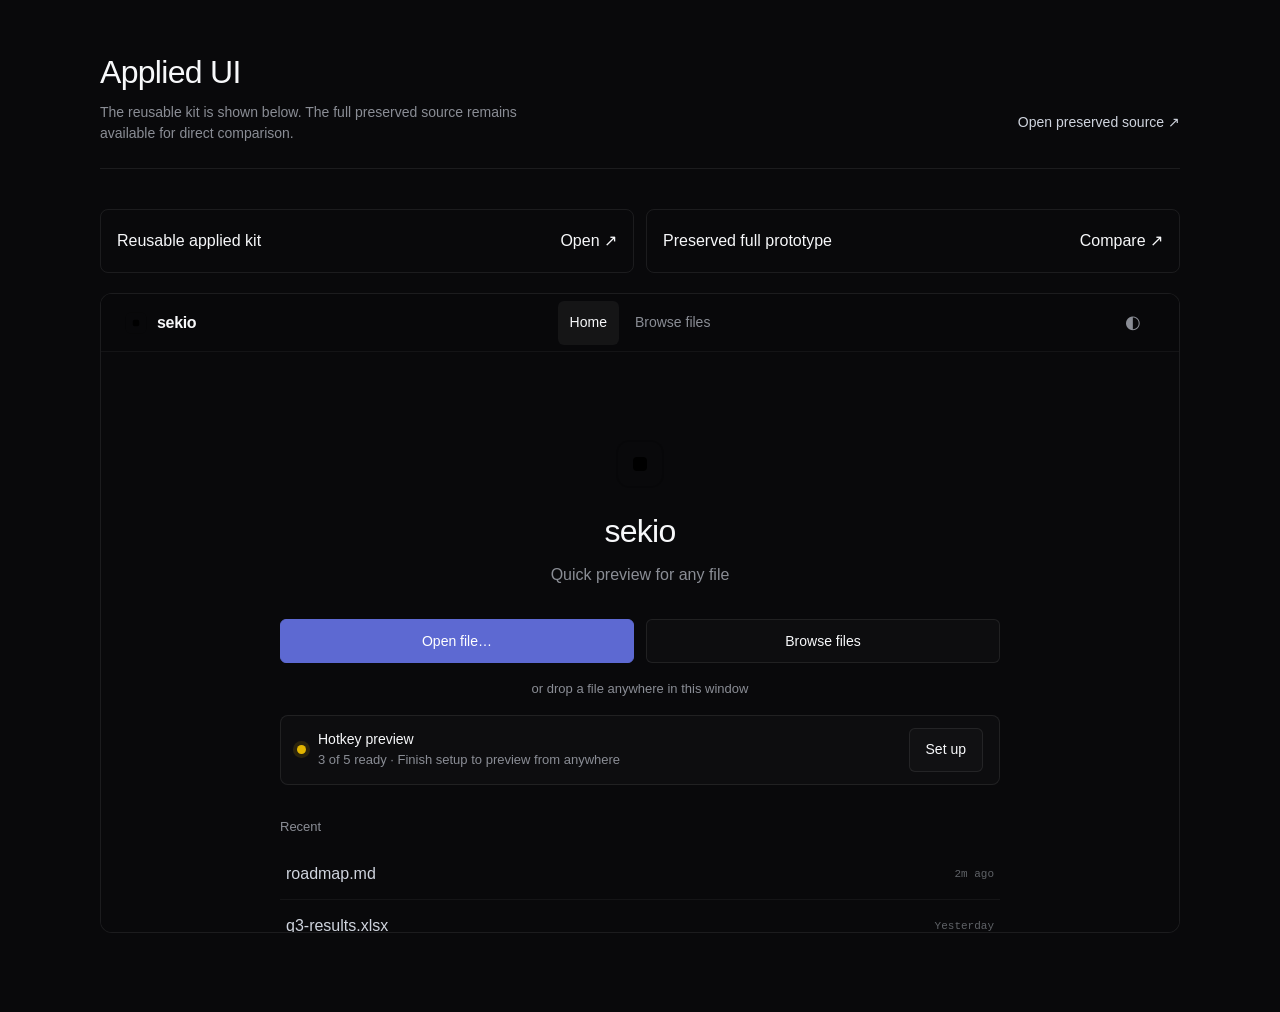
<file: design/preview/applied-ui.html>
<!doctype html>
<html lang="en"><head><meta charset="utf-8"><meta name="viewport" content="width=device-width,initial-scale=1"><title>Applied UI · sekio</title><style>@import url("preview.css");.comparison{display:grid;grid-template-columns:1fr 1fr;gap:12px;margin-bottom:20px}.comparison a{min-height:64px;display:flex;align-items:center;justify-content:space-between;padding:0 16px;border:1px solid var(--border);border-radius:var(--radius-md);color:var(--fg);text-decoration:none}.comparison a:hover{background:color-mix(in oklab,var(--fg) 5%,transparent)}@media(max-width:700px){.comparison{grid-template-columns:1fr}}</style></head>
<body><main class="preview-shell" data-od-id="applied-preview"><header class="preview-head"><div><h1 data-od-id="applied-title">Applied UI</h1><p>The reusable kit is shown below. The full preserved source remains available for direct comparison.</p></div><a href="../hotkey-readiness-prototype.html">Open preserved source ↗</a></header>
<section class="preview-section"><div class="comparison"><a href="../ui_kits/app/index.html"><span>Reusable applied kit</span><span>Open ↗</span></a><a href="../hotkey-readiness-prototype.html"><span>Preserved full prototype</span><span>Compare ↗</span></a></div><iframe class="source-frame" src="../ui_kits/app/index.html" title="sekio applied interface kit"></iframe></section></main></body></html>
</file>
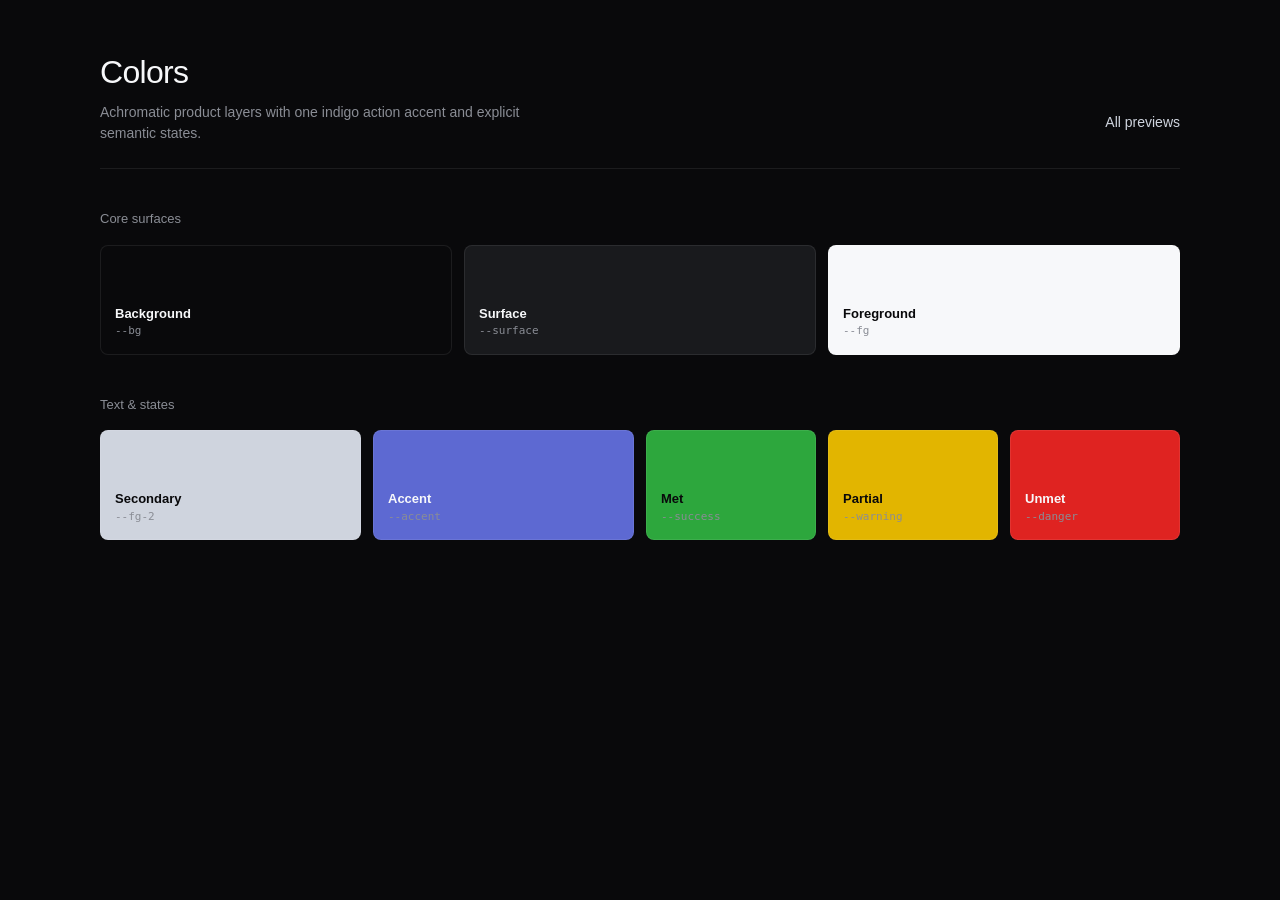
<file: design/preview/colors-primary.html>
<!doctype html>
<html lang="en"><head><meta charset="utf-8"><meta name="viewport" content="width=device-width,initial-scale=1"><title>Colors · sekio</title><style>@import url("preview.css");</style></head>
<body><main class="preview-shell" data-od-id="colors-preview"><header class="preview-head"><div><h1 data-od-id="colors-title">Colors</h1><p>Achromatic product layers with one indigo action accent and explicit semantic states.</p></div><a href="index.html">All previews</a></header>
<section class="preview-section"><h2>Core surfaces</h2><div class="grid">
<div class="token" style="grid-column:span 4;background:var(--bg)"><strong>Background</strong><code>--bg</code></div><div class="token" style="grid-column:span 4;background:var(--surface)"><strong>Surface</strong><code>--surface</code></div><div class="token" style="grid-column:span 4;background:var(--fg);color:var(--bg)"><strong>Foreground</strong><code>--fg</code></div>
</div></section><section class="preview-section"><h2>Text & states</h2><div class="grid">
<div class="token" style="grid-column:span 3;background:var(--fg-2);color:var(--bg)"><strong>Secondary</strong><code>--fg-2</code></div><div class="token" style="grid-column:span 3;background:var(--accent)"><strong>Accent</strong><code>--accent</code></div><div class="token" style="grid-column:span 2;background:var(--success);color:var(--bg)"><strong>Met</strong><code>--success</code></div><div class="token" style="grid-column:span 2;background:var(--warning);color:var(--bg)"><strong>Partial</strong><code>--warning</code></div><div class="token" style="grid-column:span 2;background:var(--danger)"><strong>Unmet</strong><code>--danger</code></div>
</div></section></main></body></html>
</file>
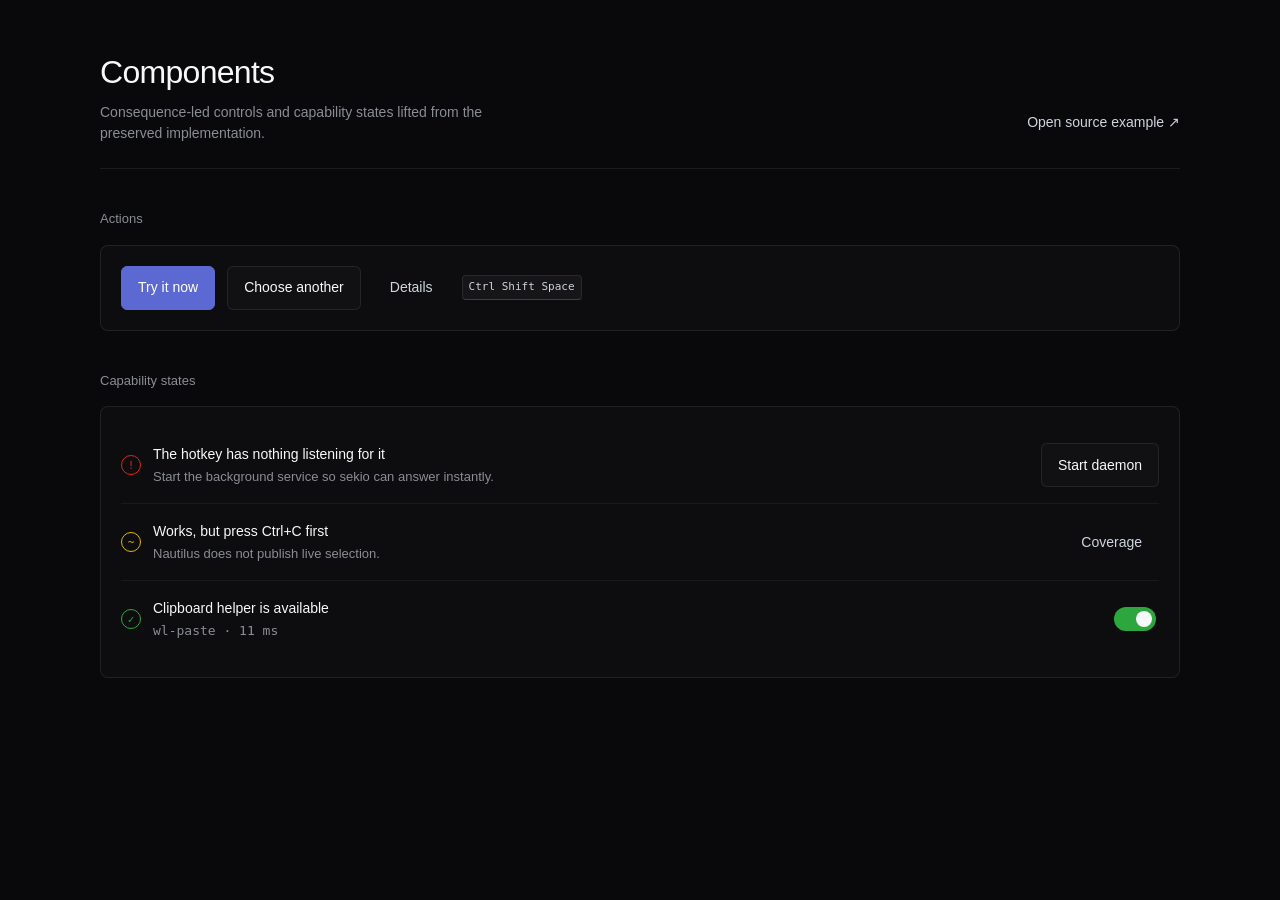
<file: design/preview/components-buttons.html>
<!doctype html>
<html lang="en"><head><meta charset="utf-8"><meta name="viewport" content="width=device-width,initial-scale=1"><title>Components · sekio</title><style>@import url("preview.css");.check{display:grid;grid-template-columns:20px 1fr auto;gap:12px;align-items:center;padding:16px 0;border-bottom:1px solid var(--border-soft)}.check:last-child{border:0}.check strong{display:block;font-size:14px;font-weight:510}.check p{margin:2px 0 0;color:var(--muted);font-size:13px}.switch{width:48px;height:44px;border:0;background:transparent;position:relative}.switch:before{content:"";position:absolute;inset:10px 3px;border-radius:999px;background:var(--success)}.switch:after{content:"";position:absolute;top:14px;left:25px;width:16px;height:16px;border-radius:50%;background:var(--fg)}</style></head>
<body><main class="preview-shell" data-od-id="components-preview"><header class="preview-head"><div><h1 data-od-id="components-title">Components</h1><p>Consequence-led controls and capability states lifted from the preserved implementation.</p></div><a href="../hotkey-readiness-prototype.html" class="source-link">Open source example ↗</a></header>
<section class="preview-section"><h2>Actions</h2><div class="panel panel--full sample-row"><button class="ds-button ds-button--primary">Try it now</button><button class="ds-button">Choose another</button><button class="ds-button ds-button--quiet">Details</button><kbd>Ctrl Shift Space</kbd></div></section>
<section class="preview-section"><h2>Capability states</h2><div class="panel panel--full"><div class="check"><span class="ds-status ds-status--unmet">!</span><div><strong>The hotkey has nothing listening for it</strong><p>Start the background service so sekio can answer instantly.</p></div><button class="ds-button">Start daemon</button></div><div class="check"><span class="ds-status ds-status--partial">~</span><div><strong>Works, but press Ctrl+C first</strong><p>Nautilus does not publish live selection.</p></div><button class="ds-button ds-button--quiet">Coverage</button></div><div class="check"><span class="ds-status ds-status--met">✓</span><div><strong>Clipboard helper is available</strong><p class="mono">wl-paste · 11 ms</p></div><button class="switch" role="switch" aria-checked="true" aria-label="Start at login"></button></div></div></section></main></body></html>
</file>
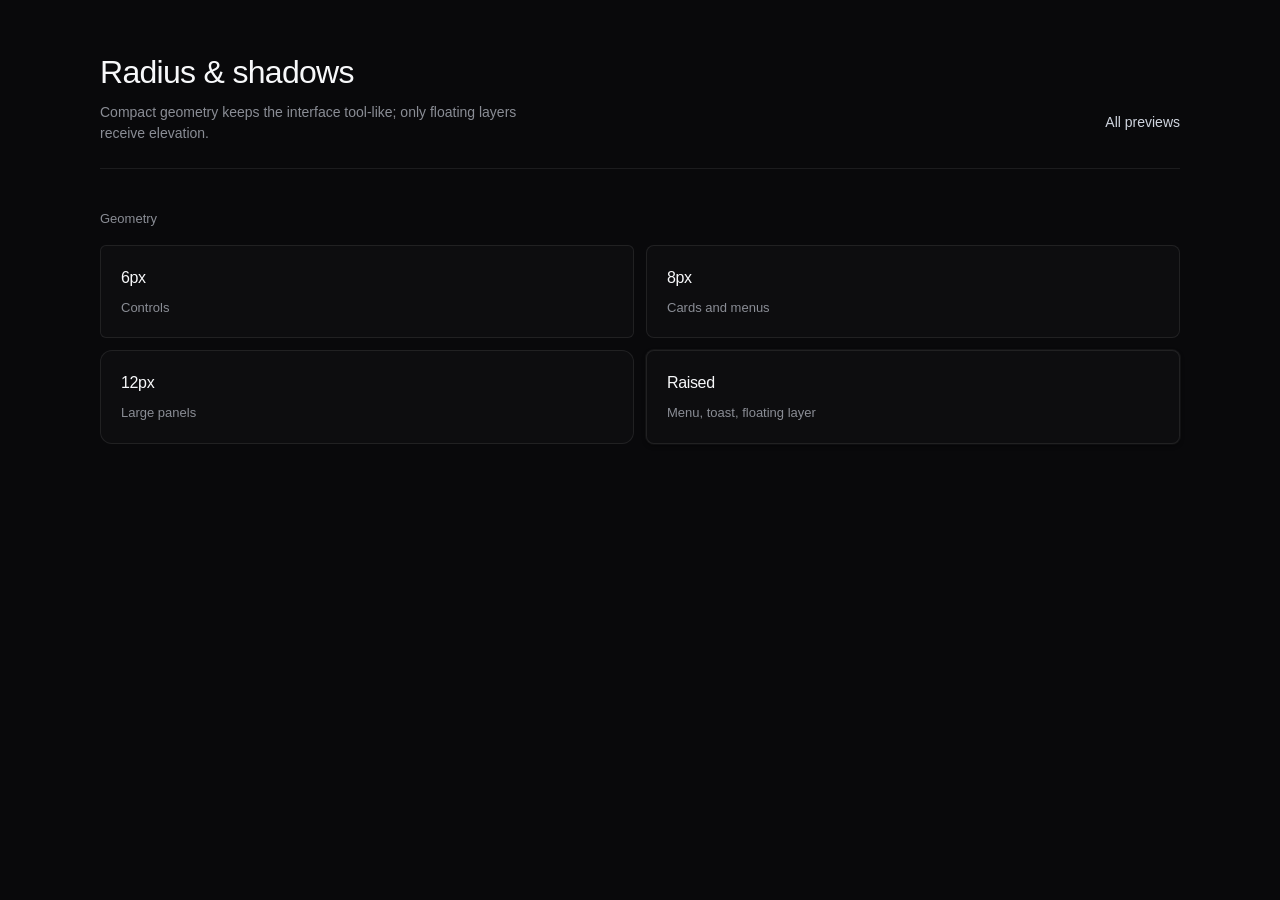
<file: design/preview/radius-shadows.html>
<!doctype html>
<html lang="en"><head><meta charset="utf-8"><meta name="viewport" content="width=device-width,initial-scale=1"><title>Radius & shadows · sekio</title><style>@import url("preview.css");</style></head>
<body><main class="preview-shell" data-od-id="radius-preview"><header class="preview-head"><div><h1 data-od-id="radius-title">Radius & shadows</h1><p>Compact geometry keeps the interface tool-like; only floating layers receive elevation.</p></div><a href="index.html">All previews</a></header>
<section class="preview-section"><h2>Geometry</h2><div class="grid"><div class="panel" style="border-radius:var(--radius-sm)"><h3>6px</h3><p>Controls</p></div><div class="panel" style="border-radius:var(--radius-md)"><h3>8px</h3><p>Cards and menus</p></div><div class="panel" style="border-radius:var(--radius-lg)"><h3>12px</h3><p>Large panels</p></div><div class="panel" style="box-shadow:var(--elev-raised)"><h3>Raised</h3><p>Menu, toast, floating layer</p></div></div></section></main></body></html>
</file>
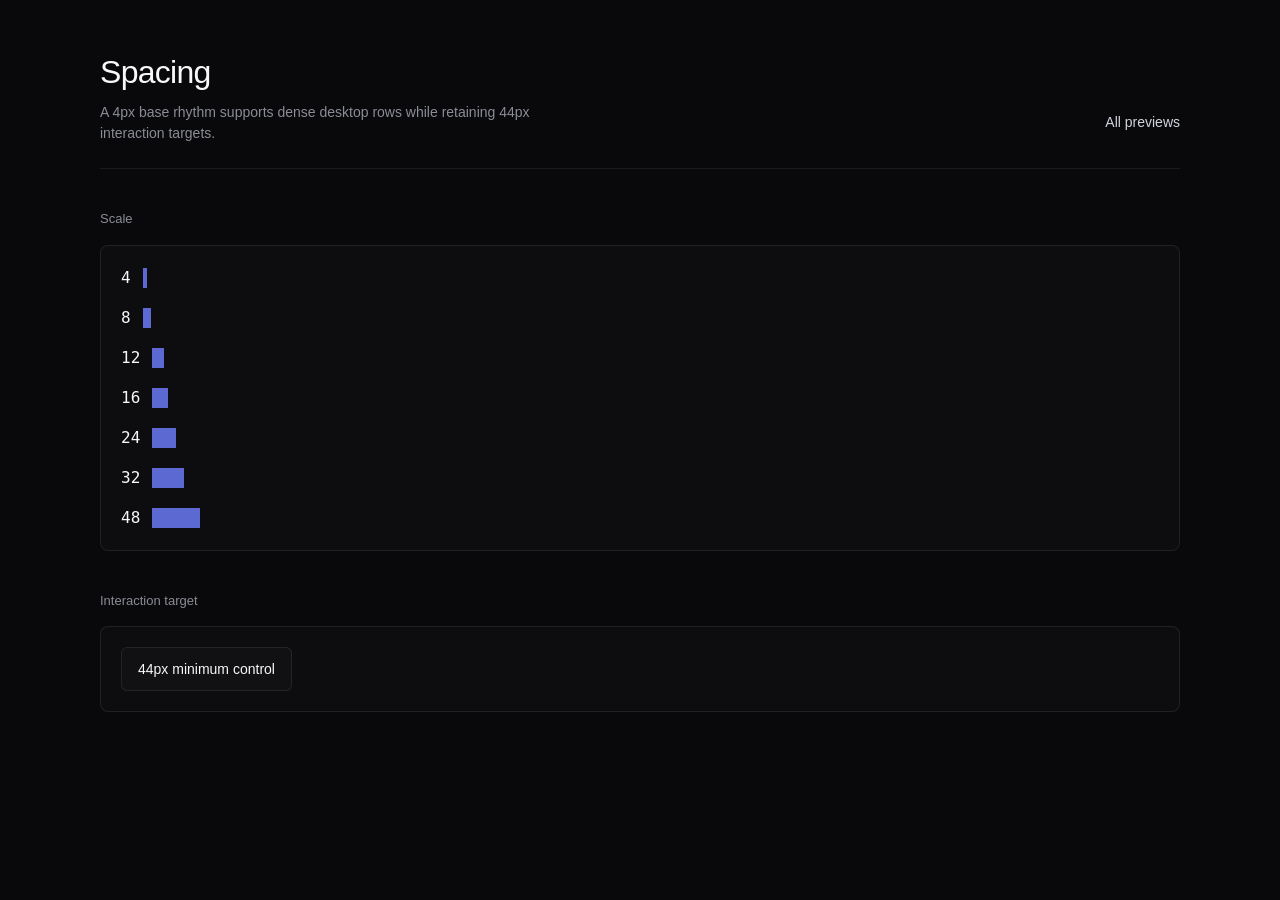
<file: design/preview/spacing-tokens.html>
<!doctype html>
<html lang="en"><head><meta charset="utf-8"><meta name="viewport" content="width=device-width,initial-scale=1"><title>Spacing · sekio</title><style>@import url("preview.css");</style></head>
<body><main class="preview-shell" data-od-id="spacing-preview"><header class="preview-head"><div><h1 data-od-id="spacing-title">Spacing</h1><p>A 4px base rhythm supports dense desktop rows while retaining 44px interaction targets.</p></div><a href="index.html">All previews</a></header>
<section class="preview-section"><h2>Scale</h2><div class="panel panel--full"> <div style="display:grid;gap:16px"> <div class="sample-row"><code>4</code><span style="width:4px;height:20px;background:var(--accent)"></span></div><div class="sample-row"><code>8</code><span style="width:8px;height:20px;background:var(--accent)"></span></div><div class="sample-row"><code>12</code><span style="width:12px;height:20px;background:var(--accent)"></span></div><div class="sample-row"><code>16</code><span style="width:16px;height:20px;background:var(--accent)"></span></div><div class="sample-row"><code>24</code><span style="width:24px;height:20px;background:var(--accent)"></span></div><div class="sample-row"><code>32</code><span style="width:32px;height:20px;background:var(--accent)"></span></div><div class="sample-row"><code>48</code><span style="width:48px;height:20px;background:var(--accent)"></span></div></div></div></section>
<section class="preview-section"><h2>Interaction target</h2><div class="panel panel--full"><button class="ds-button">44px minimum control</button></div></section></main></body></html>
</file>
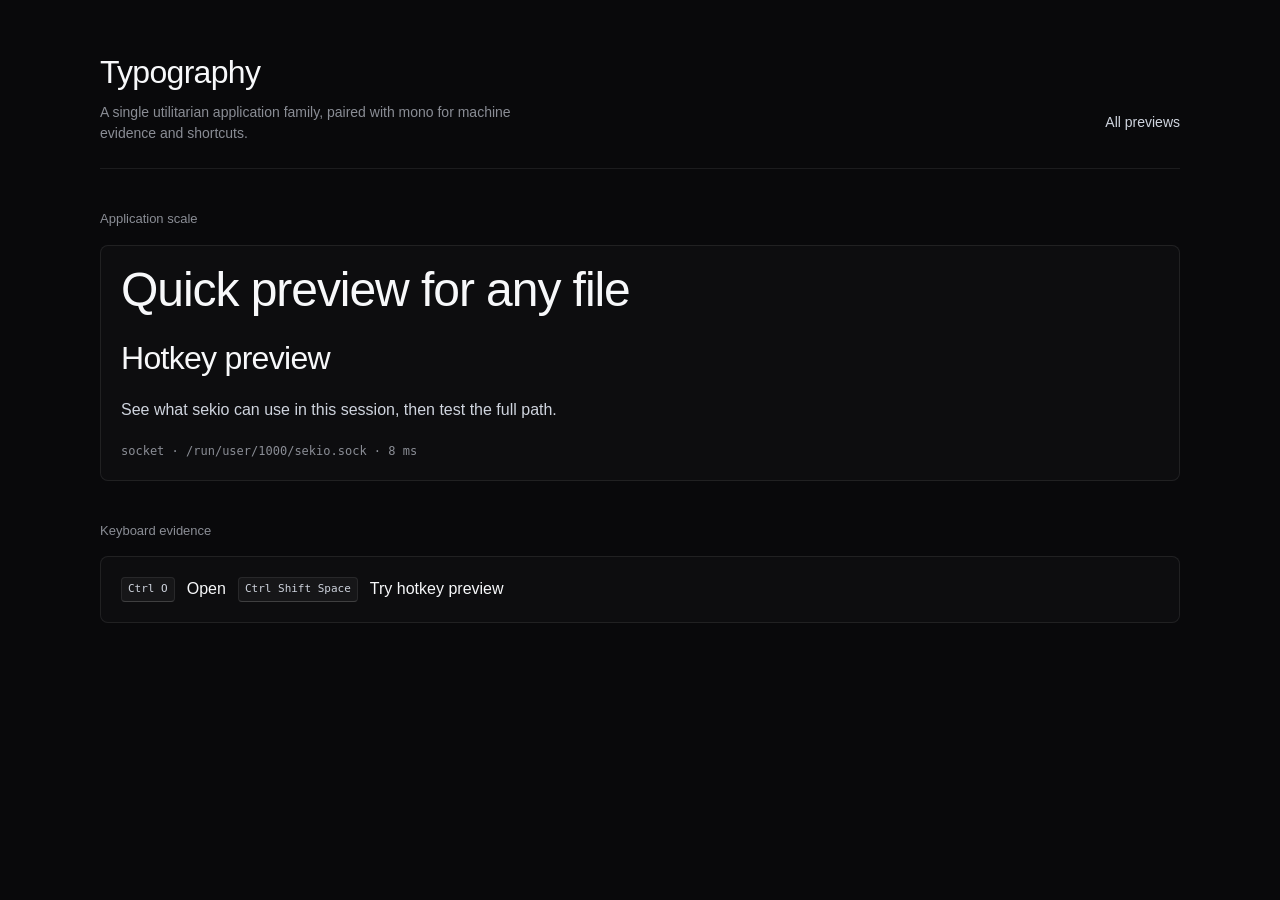
<file: design/preview/typography-specimens.html>
<!doctype html>
<html lang="en"><head><meta charset="utf-8"><meta name="viewport" content="width=device-width,initial-scale=1"><title>Typography · sekio</title><style>@import url("preview.css");</style></head>
<body><main class="preview-shell" data-od-id="typography-preview"><header class="preview-head"><div><h1 data-od-id="typography-title">Typography</h1><p>A single utilitarian application family, paired with mono for machine evidence and shortcuts.</p></div><a href="index.html">All previews</a></header>
<section class="preview-section"><h2>Application scale</h2><div class="panel panel--full"><div style="font-size:48px;line-height:1;letter-spacing:var(--tracking-display)">Quick preview for any file</div><div style="margin-top:20px;font-size:32px;letter-spacing:var(--tracking-display)">Hotkey preview</div><div style="margin-top:16px;font-size:16px;color:var(--fg-2)">See what sekio can use in this session, then test the full path.</div><div class="mono" style="margin-top:20px;color:var(--muted);font-size:12px">socket · /run/user/1000/sekio.sock · 8 ms</div></div></section>
<section class="preview-section"><h2>Keyboard evidence</h2><div class="panel panel--full"><div class="sample-row"><kbd>Ctrl O</kbd><span>Open</span><kbd>Ctrl Shift Space</kbd><span>Try hotkey preview</span></div></div></section></main></body></html>
</file>
<file: design/colors_and_type.css>
:root {
  --bg: oklch(14.2% 0.004 264);
  --surface: oklch(21.8% 0.006 264);
  --surface-warm: var(--surface);
  --fg: oklch(97.8% 0.003 264);
  --fg-2: oklch(86.8% 0.015 264);
  --muted: oklch(64.4% 0.012 264);
  --meta: oklch(49.5% 0.009 264);
  --border: color-mix(in oklab, white 8%, transparent);
  --border-soft: color-mix(in oklab, white 5%, transparent);
  --accent: oklch(56.4% 0.16 275);
  --accent-on: oklch(100% 0 0);
  --accent-hover: oklch(66.5% 0.16 275);
  --accent-active: oklch(49.5% 0.16 275);
  --success: oklch(64% 0.18 145);
  --warning: oklch(79% 0.17 92);
  --danger: oklch(58% 0.22 28);
  --font-display: "Inter Variable", "Inter", "SF Pro Display", -apple-system, BlinkMacSystemFont, "Segoe UI", sans-serif;
  --font-body: "Inter Variable", "Inter", "SF Pro Display", -apple-system, BlinkMacSystemFont, "Segoe UI", sans-serif;
  --font-mono: "Berkeley Mono", ui-monospace, "SF Mono", Menlo, Monaco, Consolas, monospace;
  --text-xs: 12px;
  --text-sm: 14px;
  --text-base: 16px;
  --text-lg: 18px;
  --text-xl: 24px;
  --text-2xl: 32px;
  --text-3xl: 48px;
  --text-4xl: 72px;
  --leading-body: 1.5;
  --leading-tight: 1;
  --tracking-display: -0.022em;
  --space-1: 4px;
  --space-2: 8px;
  --space-3: 12px;
  --space-4: 16px;
  --space-5: 20px;
  --space-6: 24px;
  --space-8: 32px;
  --space-12: 48px;
  --radius-sm: 6px;
  --radius-md: 8px;
  --radius-lg: 12px;
  --radius-pill: 9999px;
  --elev-ring: 0 0 0 1px var(--border);
  --elev-raised: 0 2px 4px color-mix(in oklab, black 40%, transparent), 0 0 0 1px var(--border-soft);
  --focus-ring: 0 0 0 2px color-mix(in oklab, var(--accent) 70%, transparent), 0 4px 12px color-mix(in oklab, black 10%, transparent);
  --motion-fast: 150ms;
  --motion-base: 200ms;
  --ease-standard: cubic-bezier(0.2, 0, 0, 1);
  --container-max: 1200px;
}

/* Source-value fallbacks preserve the original prototype in older renderers. */
@supports not (color: oklch(50% 0 0)) {
  :root {
    --bg: #08090a;
    --surface: #191a1b;
    --fg: #f7f8f8;
    --fg-2: #d0d6e0;
    --muted: #8a8f98;
    --meta: #62666d;
    --accent: #5e6ad2;
    --accent-on: #ffffff;
    --accent-hover: #828fff;
    --accent-active: #4752c4;
    --success: #27a644;
    --warning: #eab308;
    --danger: #dc2626;
  }
}

[data-theme="light"] {
  --bg: oklch(97.8% 0.003 264);
  --surface: oklch(100% 0 0);
  --fg: oklch(20% 0.008 264);
  --fg-2: oklch(35% 0.01 264);
  --muted: oklch(40% 0.012 264);
  --meta: oklch(44% 0.01 264);
  --border: color-mix(in oklab, var(--fg) 14%, transparent);
  --border-soft: color-mix(in oklab, var(--fg) 8%, transparent);
}

*, *::before, *::after { box-sizing: border-box; }
html { color-scheme: dark; }
[data-theme="light"] { color-scheme: light; }
body { margin: 0; background: var(--bg); color: var(--fg); font: var(--text-base)/var(--leading-body) var(--font-body); -webkit-font-smoothing: antialiased; }
h1, h2, h3 { font-family: var(--font-display); letter-spacing: var(--tracking-display); text-wrap: balance; }
p { text-wrap: pretty; }
code, kbd, .mono { font-family: var(--font-mono); }
button, input, select { font: inherit; }
button { cursor: pointer; }

.ds-button {
  min-height: 44px; display: inline-flex; align-items: center; justify-content: center; gap: var(--space-2);
  padding: 0 var(--space-4); border: 1px solid var(--border); border-radius: var(--radius-sm);
  background: color-mix(in oklab, var(--fg) 2%, transparent); color: var(--fg); font-size: var(--text-sm); font-weight: 510;
  transition: background var(--motion-fast) var(--ease-standard), border-color var(--motion-fast) var(--ease-standard), transform var(--motion-fast) var(--ease-standard);
}
.ds-button:hover { background: color-mix(in oklab, var(--fg) 8%, transparent); border-color: color-mix(in oklab, var(--fg) 20%, transparent); }
.ds-button:active { transform: translateY(1px); }
.ds-button--primary { background: var(--accent); border-color: var(--accent); color: var(--accent-on); }
.ds-button--primary:hover { background: var(--accent-hover); border-color: var(--accent-hover); color: var(--accent-on); }
.ds-button--primary:active { background: var(--accent-active); border-color: var(--accent-active); }
.ds-button--quiet { background: transparent; border-color: transparent; color: var(--fg-2); }
:focus-visible { outline: 0; box-shadow: var(--focus-ring); }

.ds-card { border: 1px solid var(--border); border-radius: var(--radius-md); background: color-mix(in oklab, var(--fg) 2%, transparent); }
.ds-status { width: 20px; height: 20px; display: grid; place-items: center; border: 1px solid currentColor; border-radius: 50%; font: 11px var(--font-mono); }
.ds-status--met { color: var(--success); }
.ds-status--partial { color: var(--warning); }
.ds-status--unmet { color: var(--danger); }
kbd { padding: 3px 6px; border: 1px solid var(--border); border-bottom-color: color-mix(in oklab, var(--fg) 18%, transparent); border-radius: 4px; background: color-mix(in oklab, var(--fg) 4%, transparent); color: var(--fg-2); font-size: 11px; }

@media (prefers-reduced-motion: reduce) {
  *, *::before, *::after { transition-duration: .01ms !important; animation-duration: .01ms !important; animation-iteration-count: 1 !important; }
}
</file>
<file: design/ui_kits/app/components.css>
@import url("../../colors_and_type.css");

body { min-width: 320px; }
[hidden] { display: none !important; }
.app-header { height: 58px; position: sticky; top: 0; z-index: 10; border-bottom: 1px solid var(--border-soft); background: color-mix(in oklab, var(--bg) 92%, transparent); backdrop-filter: blur(12px); }
.app-header__inner { width: min(100%, var(--container-max)); height: 100%; margin: 0 auto; padding: 0 24px; display: grid; grid-template-columns: 1fr auto 1fr; align-items: center; gap: 24px; }
.brand { display: flex; align-items: center; gap: 10px; font-weight: 590; letter-spacing: -.02em; }
.brand img { width: 22px; height: 22px; color: var(--fg); }
.tabs { display: flex; gap: 4px; }
.tab, .icon-button { min-height: 44px; border: 0; border-radius: var(--radius-sm); background: transparent; color: var(--muted); }
.tab { padding: 0 12px; font-size: 14px; font-weight: 510; }
.tab:hover, .tab[aria-current="page"], .icon-button:hover { background: color-mix(in oklab, var(--fg) 5%, transparent); color: var(--fg); }
.icon-button { width: 44px; justify-self: end; font-size: 18px; }
.screen { padding: 48px 24px 72px; }
.home { width: min(100%, 720px); margin: 0 auto; }
.hero { padding: 40px 0 32px; text-align: center; }
.hero img { width: 48px; height: 48px; margin-bottom: 12px; }
.hero h1 { margin: 0 0 8px; font-size: 32px; font-weight: 510; }
.hero p { margin: 0; color: var(--muted); }
.action-pair { display: grid; grid-template-columns: 1fr 1fr; gap: 12px; }
.drop-hint { padding: 16px; text-align: center; color: var(--muted); font-size: 13px; }
.readiness-card { min-height: 68px; display: grid; grid-template-columns: auto 1fr auto; gap: 12px; align-items: center; padding: 12px 16px; }
.signal { width: 9px; height: 9px; border-radius: 50%; background: var(--warning); box-shadow: 0 0 0 4px color-mix(in oklab, var(--warning) 14%, transparent); }
.card-copy strong { display: block; font-size: 14px; font-weight: 510; }
.card-copy span { display: block; color: var(--muted); font-size: 13px; }
.block { margin-top: 32px; }
.block h2 { margin: 0 0 12px; color: var(--muted); font-size: 13px; font-weight: 510; letter-spacing: 0; }
.file-row { width: 100%; min-height: 52px; display: flex; justify-content: space-between; align-items: center; border: 0; border-bottom: 1px solid var(--border-soft); background: transparent; color: var(--fg-2); text-align: left; }
.file-row:hover { color: var(--fg); background: color-mix(in oklab, var(--fg) 3%, transparent); }
.file-row small { color: var(--meta); font: 11px var(--font-mono); }
.keys { display: flex; flex-wrap: wrap; gap: 16px 24px; color: var(--muted); font-size: 13px; }
.keys span { display: flex; align-items: center; gap: 8px; }
.panel { width: min(100%, 760px); margin: 0 auto; }
.panel-head { display: grid; grid-template-columns: 44px 1fr auto; gap: 12px; align-items: start; margin-bottom: 32px; }
.panel-head h1 { margin: 0 0 4px; font-size: 24px; font-weight: 510; }
.panel-head p { margin: 0; color: var(--muted); font-size: 14px; }
.progress { color: var(--meta); font: 12px var(--font-mono); padding-top: 8px; }
.verdict { padding: 16px; border: 1px solid var(--border); border-radius: var(--radius-md); }
.verdict strong { display: block; margin-bottom: 3px; font-size: 14px; font-weight: 510; }
.verdict span { color: var(--muted); font-size: 13px; }
.section-label { margin: 24px 0 8px; color: var(--meta); font: 11px var(--font-mono); text-transform: uppercase; letter-spacing: .06em; }
.check { display: grid; grid-template-columns: 20px 1fr auto; gap: 12px; align-items: center; padding: 16px 0; border-bottom: 1px solid var(--border-soft); }
.check strong { display: block; font-size: 14px; font-weight: 510; }
.check p { margin: 3px 0 0; color: var(--muted); font-size: 13px; }
.evidence { margin-top: 6px; color: var(--meta); font: 11px var(--font-mono); }
.disclosure { width: 100%; min-height: 48px; display: flex; justify-content: space-between; align-items: center; padding: 0; border: 0; border-bottom: 1px solid var(--border-soft); background: transparent; color: var(--fg-2); }
.switch-row { display: flex; justify-content: space-between; align-items: center; gap: 16px; padding: 16px 0; border-bottom: 1px solid var(--border-soft); }
.switch-row strong { display: block; font-size: 14px; font-weight: 510; }
.switch-row span { color: var(--muted); font-size: 13px; }
.switch { position: relative; width: 48px; height: 44px; flex: 0 0 48px; border: 0; background: transparent; }
.switch::before { content: ""; position: absolute; inset: 10px 3px; border: 1px solid var(--border); border-radius: 999px; background: color-mix(in oklab, var(--fg) 4%, transparent); }
.switch::after { content: ""; position: absolute; top: 14px; left: 7px; width: 16px; height: 16px; border-radius: 50%; background: var(--fg-2); transition: transform var(--motion-base) var(--ease-standard); }
.switch[aria-checked="true"]::before { background: var(--success); border-color: var(--success); }
.switch[aria-checked="true"]::after { background: var(--fg); transform: translateX(18px); }
.panel-actions { display: flex; justify-content: space-between; gap: 12px; margin-top: 24px; }
.verification { padding: 32px; text-align: center; border: 1px solid var(--border); border-radius: var(--radius-lg); }
.verification__signal { width: 54px; height: 54px; display: grid; place-items: center; margin: 0 auto 20px; border: 1px solid var(--accent); border-radius: 50%; color: var(--accent-hover); box-shadow: 0 0 0 10px color-mix(in oklab, var(--accent) 9%, transparent); }
.verification h2 { margin: 0 0 12px; font-size: 24px; font-weight: 510; }
.verification p { max-width: 48ch; margin: 0 auto 24px; color: var(--fg-2); }
.result { display: grid; grid-template-columns: 120px 1fr; gap: 12px 20px; margin: 20px 0 0; padding: 16px 0; border-top: 1px solid var(--border-soft); text-align: left; }
.result dt { color: var(--meta); font: 12px var(--font-mono); }
.result dd { margin: 0; color: var(--fg-2); overflow-wrap: anywhere; }
.browser { width: min(100%, 940px); margin: 0 auto; }
.browser-grid { display: grid; grid-template-columns: 220px 1fr; min-height: 440px; border: 1px solid var(--border); border-radius: var(--radius-lg); overflow: hidden; }
.places { padding: 16px; border-right: 1px solid var(--border); background: color-mix(in oklab, var(--fg) 2%, transparent); }
.place { width: 100%; min-height: 44px; padding: 0 12px; border: 0; border-radius: var(--radius-sm); background: transparent; color: var(--muted); text-align: left; }
.place:hover, .place[aria-current="page"] { color: var(--fg); background: color-mix(in oklab, var(--fg) 5%, transparent); }
.files { padding: 20px; }
.files h2 { margin: 0 0 12px; font-size: 14px; font-weight: 510; }
.toast { position: fixed; left: 50%; bottom: 24px; transform: translateX(-50%); padding: 10px 14px; border: 1px solid var(--border); border-radius: var(--radius-sm); background: var(--surface); color: var(--fg-2); box-shadow: var(--elev-raised); font-size: 13px; }
@media (max-width:700px) { .app-header__inner{grid-template-columns:1fr auto;padding:0 16px}.tabs{display:none}.screen{padding:32px 16px}.action-pair{grid-template-columns:1fr}.panel-head{grid-template-columns:44px 1fr}.progress{grid-column:2}.check{grid-template-columns:20px 1fr}.check .ds-button{grid-column:2;justify-self:start}.panel-actions{flex-direction:column}.browser-grid{grid-template-columns:1fr}.places{display:flex;overflow:auto;border-right:0;border-bottom:1px solid var(--border)}.place{width:auto;flex:0 0 auto}.result{grid-template-columns:1fr}.card-copy span{white-space:normal}.readiness-card{grid-template-columns:auto 1fr}.readiness-card .ds-button{grid-column:2}}
</file>
